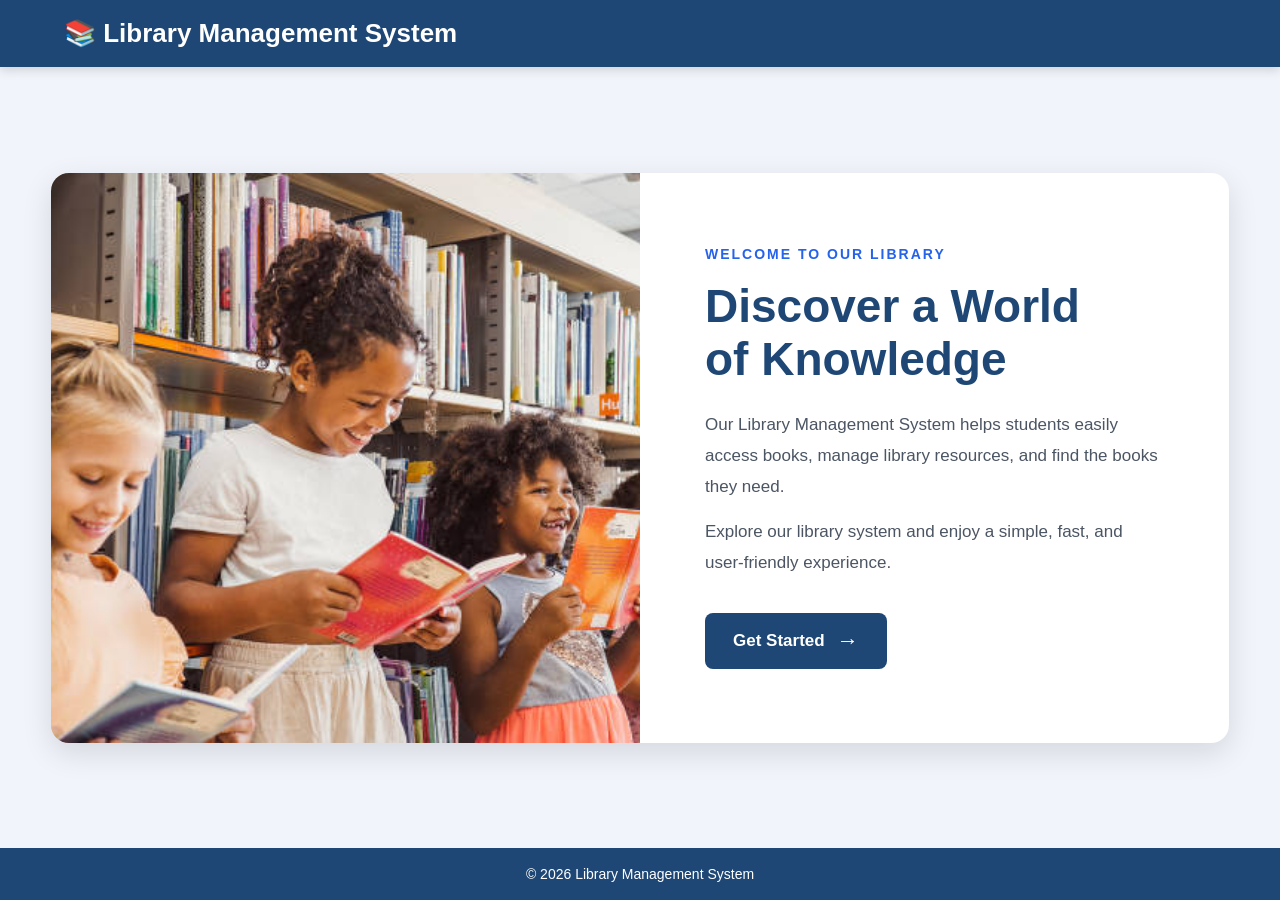
<file: index.html>
<!DOCTYPE html>
<html lang="en">

<head>

    <meta charset="UTF-8">

    <meta name="viewport"
          content="width=device-width, initial-scale=1.0">

    <title>Library Management System</title>

    <link rel="stylesheet" href="./WEEK ONE/css/ind.css">

</head>

<body>

    <header class="header">

        <div class="logo">
            📚 Library Management System
        </div>

    </header>


    <main class="main-container">

        <section class="welcome-box">

            <div class="image-container">

                <img
                    src="./WEEK ONE/assets/image1.jpg"
                    alt="Library Image"
                >

            </div>


            <div class="welcome-content">

                <p class="small-title">
                    WELCOME TO OUR LIBRARY
                </p>

                <h1>
                    Discover a World
                    <br>
                    of Knowledge
                </h1>

                <p class="description">
                    Our Library Management System helps students
                    easily access books, manage library resources,
                    and find the books they need.
                </p>

                <p class="description">
                    Explore our library system and enjoy a simple,
                    fast, and user-friendly experience.
                </p>

                <a href="./WEEK ONE/page/login.html" class="get-started">
                    Get Started
                    <span>→</span>
                </a>

            </div>

        </section>

    </main>


    <footer class="footer">

        <p>
            &copy; 2026 Library Management System
        </p>

    </footer>

</body>

</html>
</file>
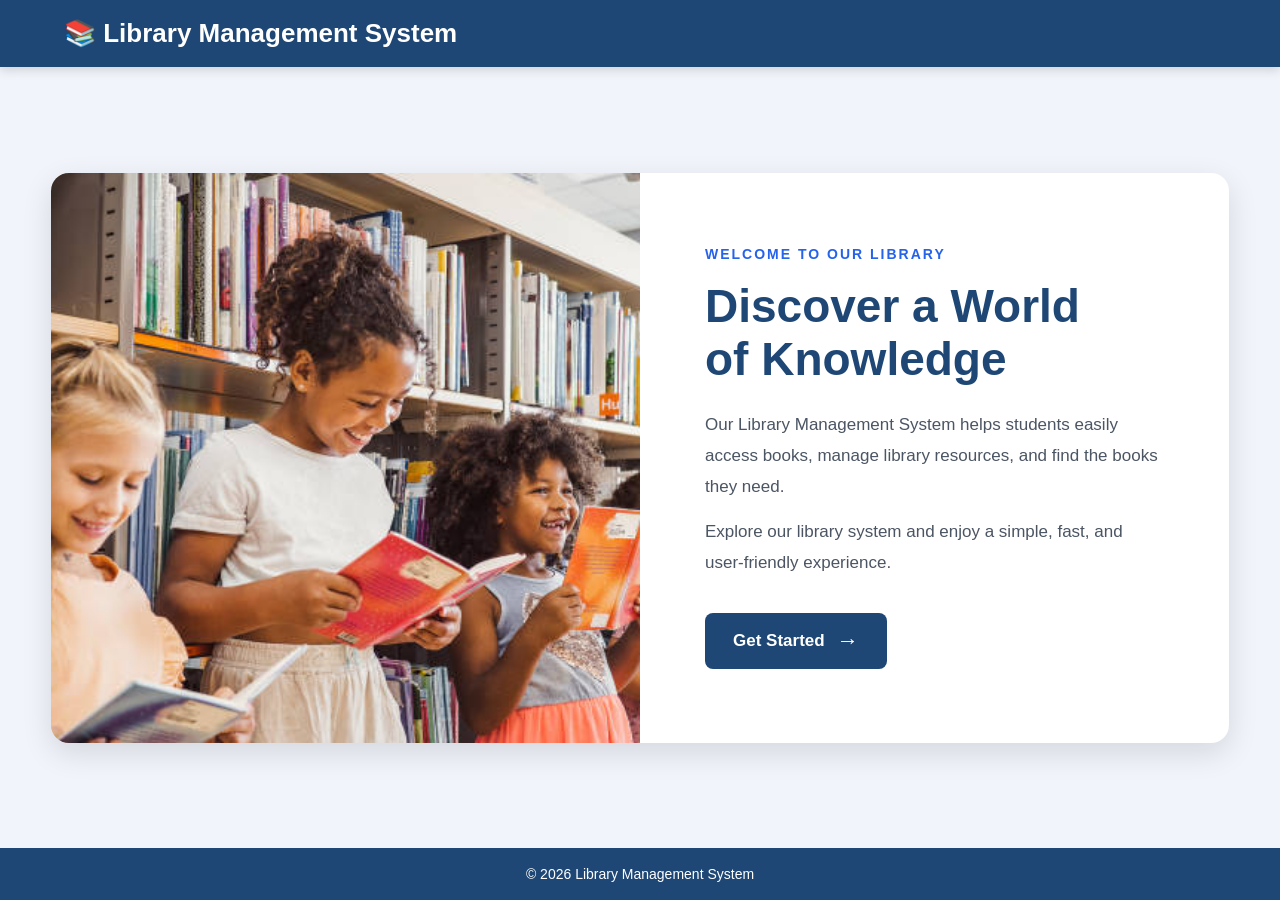
<file: WEEK ONE/Index.html>
<!DOCTYPE html>
<html lang="en">

<head>

    <meta charset="UTF-8">

    <meta name="viewport"
          content="width=device-width, initial-scale=1.0">

    <title>Library Management System</title>

    <link rel="stylesheet" href="css/ind.css">

</head>

<body>

    <header class="header">

        <div class="logo">
            📚 Library Management System
        </div>

    </header>


    <main class="main-container">

        <section class="welcome-box">

            <div class="image-container">

                <img
                    src="../WEEK ONE/assets/image1.jpg"
                    alt="Library Image"
                >

            </div>


            <div class="welcome-content">

                <p class="small-title">
                    WELCOME TO OUR LIBRARY
                </p>

                <h1>
                    Discover a World
                    <br>
                    of Knowledge
                </h1>

                <p class="description">
                    Our Library Management System helps students
                    easily access books, manage library resources,
                    and find the books they need.
                </p>

                <p class="description">
                    Explore our library system and enjoy a simple,
                    fast, and user-friendly experience.
                </p>

                <a href="./page/login.html" class="get-started">
                    Get Started
                    <span>→</span>
                </a>

            </div>

        </section>

    </main>


    <footer class="footer">

        <p>
            &copy; 2026 Library Management System
        </p>

    </footer>

</body>

</html>
</file>
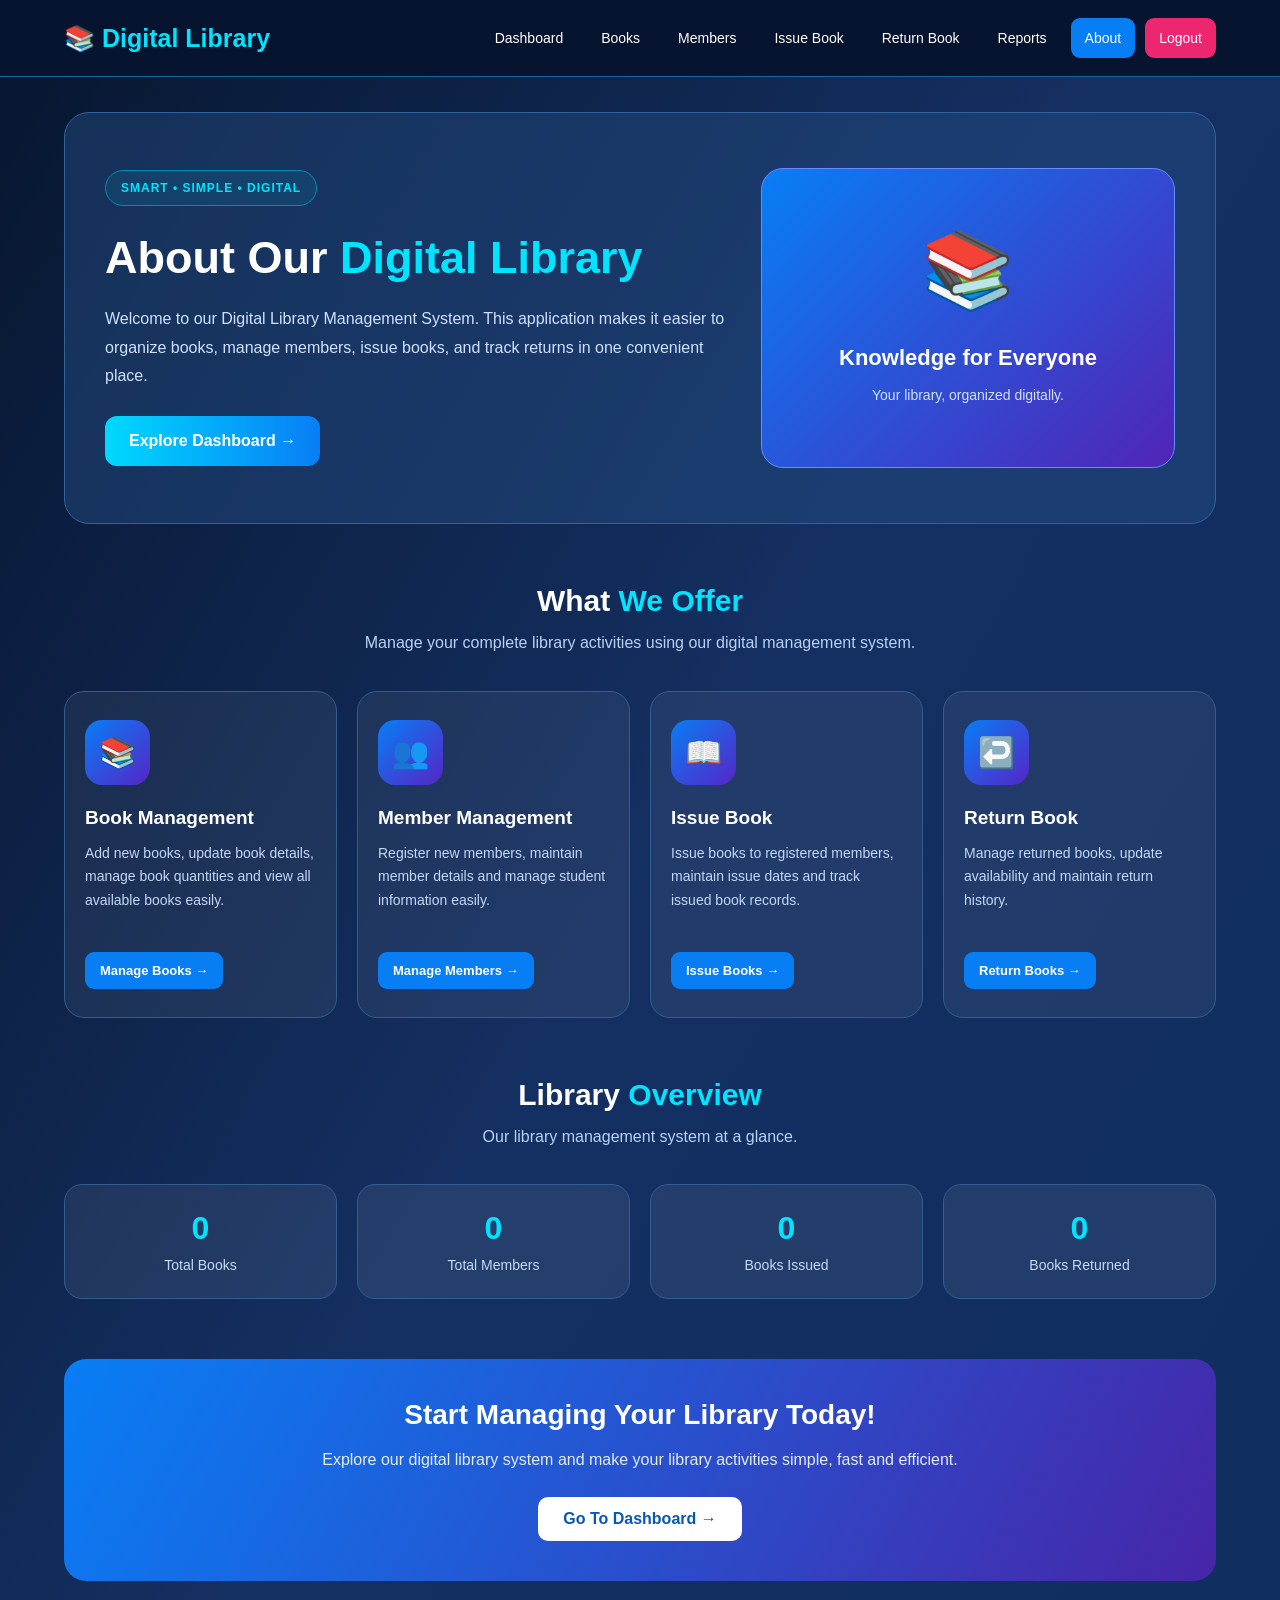
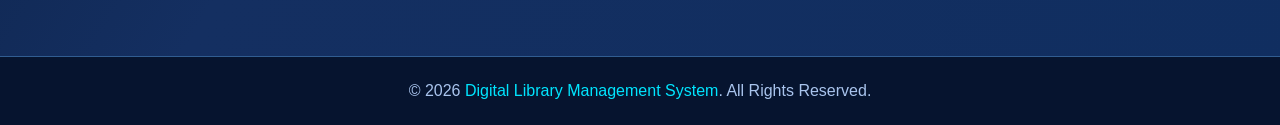
<file: WEEK ONE/page/aboud.html>
<!DOCTYPE html>
<html lang="en">
<head>
<meta charset="UTF-8">
<meta name="viewport" content="width=device-width, initial-scale=1.0">
<title>About - Digital Library</title>

<style>
* {
    margin: 0;
    padding: 0;
    box-sizing: border-box;
    font-family: Arial, sans-serif;
}

body {
    background: linear-gradient(120deg, #07162f, #142f61, #102e60);
    color: white;
}

/* Navbar */

header {
    background: #06142f;
    padding: 18px 5%;
    display: flex;
    justify-content: space-between;
    align-items: center;
    flex-wrap: wrap;
    gap: 15px;
    border-bottom: 1px solid #12649a;
}

.logo {
    color: #00e5ff;
    font-size: 25px;
    font-weight: bold;
}

nav {
    display: flex;
    gap: 10px;
    flex-wrap: wrap;
}

nav a {
    color: white;
    text-decoration: none;
    padding: 12px 14px;
    border-radius: 9px;
    font-size: 14px;
    transition: 0.3s;
}

nav a:hover,
nav .active {
    background: #087ef5;
}

.logout {
    background: #ed2670;
}

/* Main Container */

.container {
    width: 90%;
    max-width: 1250px;
    margin: auto;
    padding: 35px 0;
}

/* Hero Section */

.hero {
    background: rgba(36, 75, 130, 0.48);
    border: 1px solid #32639b;
    border-radius: 25px;
    padding: 55px 40px;
    display: grid;
    grid-template-columns: 1.5fr 1fr;
    gap: 35px;
    align-items: center;
    margin-bottom: 60px;
}

.tag {
    display: inline-block;
    color: #00e5ff;
    border: 1px solid #008cba;
    background: rgba(0, 220, 255, 0.08);
    border-radius: 25px;
    padding: 10px 15px;
    font-size: 12px;
    font-weight: bold;
    letter-spacing: 1px;
    margin-bottom: 25px;
}

.hero h1 {
    font-size: 45px;
    margin-bottom: 20px;
    line-height: 1.2;
}

.hero h1 span {
    color: #00e5ff;
}

.hero p {
    color: #d0e1ff;
    font-size: 16px;
    line-height: 1.8;
    margin-bottom: 25px;
}

.hero-btn {
    display: inline-block;
    padding: 16px 24px;
    background: linear-gradient(90deg, #00d9ff, #087ef5);
    color: white;
    text-decoration: none;
    border-radius: 12px;
    font-weight: bold;
    transition: 0.3s;
}

.hero-btn:hover {
    transform: translateY(-4px);
    box-shadow: 0 5px 20px #087ef5;
}

.hero-card {
    background: linear-gradient(135deg, #087ef5, #5124b7);
    border-radius: 22px;
    min-height: 300px;
    display: flex;
    justify-content: center;
    align-items: center;
    flex-direction: column;
    text-align: center;
    border: 1px solid #668bff;
    padding: 25px;
}

.hero-card .book-icon {
    font-size: 75px;
    margin-bottom: 30px;
}

.hero-card h2 {
    font-size: 22px;
    margin-bottom: 12px;
}

.hero-card p {
    font-size: 14px;
    margin: 0;
}

/* Section Heading */

.section-heading {
    text-align: center;
    margin-bottom: 35px;
}

.section-heading h2 {
    font-size: 30px;
    margin-bottom: 12px;
}

.section-heading span {
    color: #00e5ff;
}

.section-heading p {
    color: #b9d1f5;
    line-height: 1.6;
}

/* Feature Cards */

.features {
    display: grid;
    grid-template-columns: repeat(4, 1fr);
    gap: 20px;
    margin-bottom: 60px;
}

.feature-card {
    background: rgba(255,255,255,0.06);
    border: 1px solid #315d91;
    border-radius: 20px;
    padding: 28px 20px;
    transition: 0.3s;
}

.feature-card:hover {
    transform: translateY(-8px);
    border-color: #00e5ff;
    box-shadow: 0 8px 25px rgba(0,220,255,0.15);
}

.feature-icon {
    width: 65px;
    height: 65px;
    background: linear-gradient(135deg, #087ef5, #5625c7);
    display: flex;
    justify-content: center;
    align-items: center;
    border-radius: 17px;
    font-size: 30px;
    margin-bottom: 22px;
}

.feature-card h3 {
    font-size: 19px;
    margin-bottom: 13px;
}

.feature-card p {
    color: #c4d7f7;
    font-size: 14px;
    line-height: 1.7;
    min-height: 95px;
}

.feature-card a {
    display: inline-block;
    margin-top: 15px;
    padding: 11px 15px;
    border-radius: 9px;
    background: #087ef5;
    text-decoration: none;
    color: white;
    font-size: 13px;
    font-weight: bold;
    transition: 0.3s;
}

.feature-card a:hover {
    background: #00bfe9;
}

/* Statistics */

.statistics {
    display: grid;
    grid-template-columns: repeat(4, 1fr);
    gap: 20px;
    margin-bottom: 60px;
}

.stat {
    background: rgba(255,255,255,0.07);
    border: 1px solid #315d91;
    padding: 25px;
    border-radius: 18px;
    text-align: center;
}

.stat h2 {
    color: #00e5ff;
    font-size: 32px;
    margin-bottom: 10px;
}

.stat p {
    color: #c8d9f5;
    font-size: 14px;
}

/* About Bottom */

.bottom-section {
    background: linear-gradient(120deg, #087ef5, #4725a8);
    padding: 40px;
    border-radius: 22px;
    text-align: center;
    margin-bottom: 40px;
}

.bottom-section h2 {
    font-size: 28px;
    margin-bottom: 15px;
}

.bottom-section p {
    color: #e2ecff;
    line-height: 1.8;
    margin-bottom: 22px;
}

.bottom-section a {
    display: inline-block;
    background: white;
    color: #0757b9;
    text-decoration: none;
    padding: 13px 25px;
    border-radius: 10px;
    font-weight: bold;
}

/* Footer */

footer {
    background: #06142f;
    padding: 25px;
    text-align: center;
    color: #a9c4ed;
    border-top: 1px solid #315d91;
}

footer span {
    color: #00e5ff;
}

/* Responsive */

@media(max-width: 1000px) {
    .features {
        grid-template-columns: repeat(2, 1fr);
    }

    .hero {
        grid-template-columns: 1fr 1fr;
    }

    .statistics {
        grid-template-columns: repeat(2, 1fr);
    }
}

@media(max-width: 650px) {
    header {
        justify-content: center;
    }

    nav {
        justify-content: center;
    }

    nav a {
        padding: 9px;
        font-size: 12px;
    }

    .container {
        width: 92%;
    }

    .hero {
        grid-template-columns: 1fr;
        padding: 30px 20px;
    }

    .hero h1 {
        font-size: 32px;
    }

    .hero-card {
        min-height: 230px;
    }

    .features {
        grid-template-columns: 1fr;
    }

    .statistics {
        grid-template-columns: 1fr 1fr;
    }

    .section-heading h2 {
        font-size: 25px;
    }

    .bottom-section {
        padding: 25px 15px;
    }
}
</style>
</head>

<body>

<header>

    <div class="logo">📚 Digital Library</div>

    <nav>
        <a href="../dashboard.html">Dashboard</a>
        <a href="books.html">Books</a>
        <a href="members.html">Members</a>
        <a href="issue-book.html">Issue Book</a>
        <a href="return-book.html">Return Book</a>
        <a href="reports.html">Reports</a>
        <a href="about.html" class="active">About</a>
        <a href="../login.html" class="logout">Logout</a>
    </nav>

</header>

<div class="container">

    <!-- Hero Section -->

    <section class="hero">

        <div class="hero-content">

            <div class="tag">SMART • SIMPLE • DIGITAL</div>

            <h1>
                About Our <span>Digital Library</span>
            </h1>

            <p>
                Welcome to our Digital Library Management System.
                This application makes it easier to organize books,
                manage members, issue books, and track returns
                in one convenient place.
            </p>

            <a href="../dashboard.html" class="hero-btn">
                Explore Dashboard →
            </a>

        </div>

        <div class="hero-card">

            <div class="book-icon">📚</div>

            <h2>Knowledge for Everyone</h2>

            <p>Your library, organized digitally.</p>

        </div>

    </section>


    <!-- What We Offer -->

    <section>

        <div class="section-heading">

            <h2>What <span>We Offer</span></h2>

            <p>
                Manage your complete library activities
                using our digital management system.
            </p>

        </div>

        <div class="features">

            <!-- Book Management -->

            <div class="feature-card">

                <div class="feature-icon">📚</div>

                <h3>Book Management</h3>

                <p>
                    Add new books, update book details,
                    manage book quantities and view
                    all available books easily.
                </p>

                <a href="books.html">Manage Books →</a>

            </div>

            <!-- Member Management -->

            <div class="feature-card">

                <div class="feature-icon">👥</div>

                <h3>Member Management</h3>

                <p>
                    Register new members, maintain
                    member details and manage
                    student information easily.
                </p>

                <a href="members.html">Manage Members →</a>

            </div>

            <!-- Issue Management -->

            <div class="feature-card">

                <div class="feature-icon">📖</div>

                <h3>Issue Book</h3>

                <p>
                    Issue books to registered members,
                    maintain issue dates and
                    track issued book records.
                </p>

                <a href="issue-book.html">Issue Books →</a>

            </div>

            <!-- Return Management -->

            <div class="feature-card">

                <div class="feature-icon">↩️</div>

                <h3>Return Book</h3>

                <p>
                    Manage returned books, update
                    availability and maintain
                    return history.
                </p>

                <a href="return-book.html">Return Books →</a>

            </div>

        </div>

    </section>


    <!-- Library Statistics -->

    <section>

        <div class="section-heading">

            <h2>Library <span>Overview</span></h2>

            <p>Our library management system at a glance.</p>

        </div>

        <div class="statistics">

            <div class="stat">
                <h2 id="totalBooks">0</h2>
                <p>Total Books</p>
            </div>

            <div class="stat">
                <h2 id="totalMembers">0</h2>
                <p>Total Members</p>
            </div>

            <div class="stat">
                <h2 id="totalIssued">0</h2>
                <p>Books Issued</p>
            </div>

            <div class="stat">
                <h2 id="totalReturned">0</h2>
                <p>Books Returned</p>
            </div>

        </div>

    </section>


    <!-- Bottom Section -->

    <section class="bottom-section">

        <h2>Start Managing Your Library Today!</h2>

        <p>
            Explore our digital library system and make
            your library activities simple, fast and efficient.
        </p>

        <a href="../dashboard.html">
            Go To Dashboard →
        </a>

    </section>

</div>


<!-- Footer -->

<footer>

    <p>
        © 2026 <span>Digital Library Management System</span>.
        All Rights Reserved.
    </p>

</footer>


<script>

// Load Library Statistics

function loadLibraryStatistics() {

    let books = JSON.parse(localStorage.getItem("books")) || [];

    let members = JSON.parse(localStorage.getItem("members")) || [];

    let issued = JSON.parse(localStorage.getItem("issuedBooks")) || [];

    let returned = JSON.parse(localStorage.getItem("returnedBooks")) || [];

    let totalQuantity = books.reduce(function(total, book) {
        return total + (Number(book.quantity) || 0);
    }, 0);

    document.getElementById("totalBooks").textContent =
        totalQuantity;

    document.getElementById("totalMembers").textContent =
        members.length;

    document.getElementById("totalIssued").textContent =
        issued.length;

    document.getElementById("totalReturned").textContent =
        returned.length;

}

document.addEventListener("DOMContentLoaded", loadLibraryStatistics);

</script>

</body>
</html>
</file>
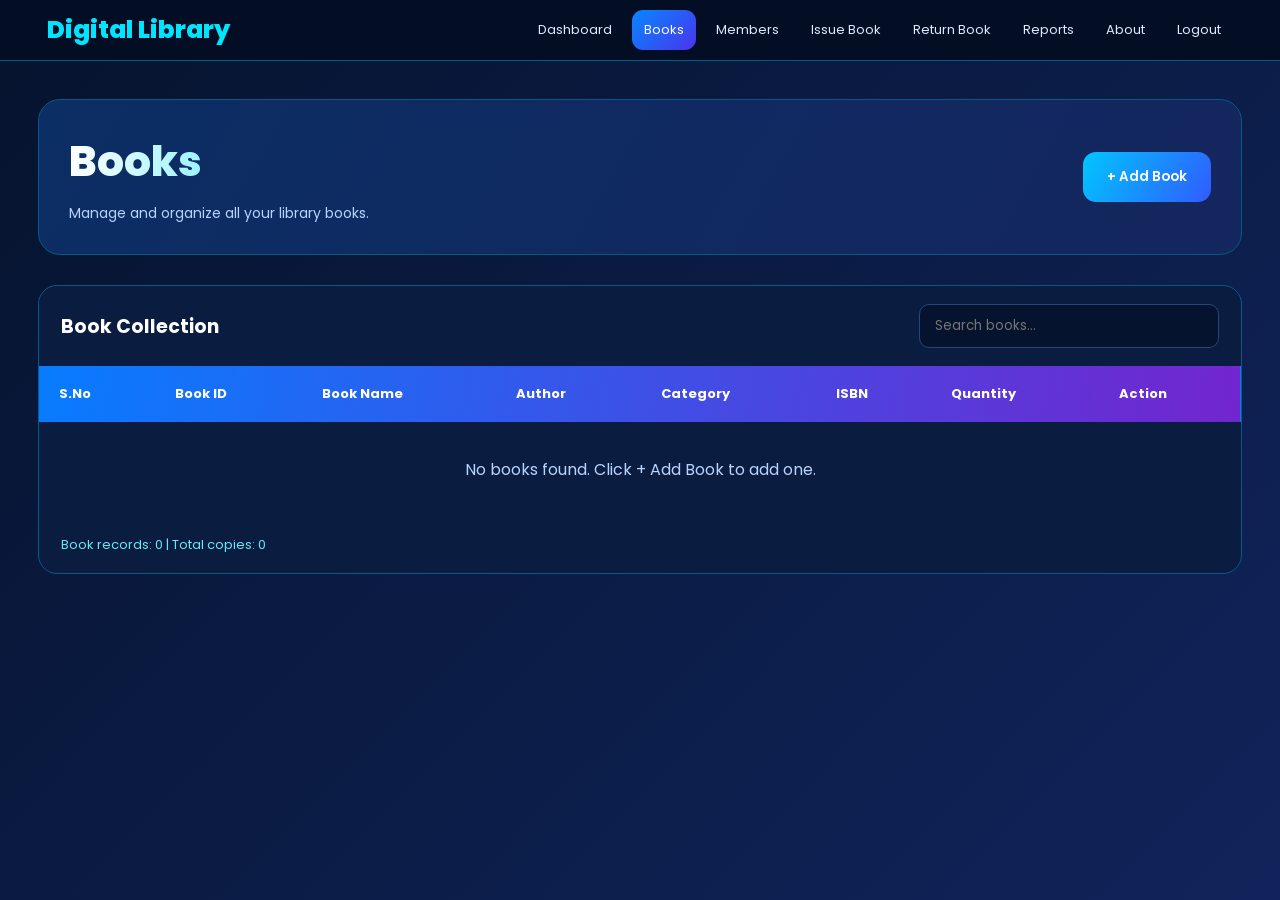
<file: WEEK ONE/page/book.html>
<!DOCTYPE html>
<html lang="en">

<head>
    <meta charset="UTF-8">
    <meta name="viewport" content="width=device-width, initial-scale=1.0">

    <title>Books - Digital Library</title>

    <link href="https://fonts.googleapis.com/css2?family=Poppins:wght@400;500;600;700;800&display=swap"
          rel="stylesheet">

    <style>
        * {
            margin: 0;
            padding: 0;
            box-sizing: border-box;
        }

        body {
            font-family: "Poppins", sans-serif;
            background: linear-gradient(135deg, #06132e, #10245b);
            color: white;
            min-height: 100vh;
        }

        .navbar {
            min-height: 60px;
            padding: 10px 3.7%;
            background: #030d24;
            border-bottom: 1px solid #075985;
            display: flex;
            align-items: center;
            justify-content: space-between;
            gap: 20px;
        }

        .logo {
            color: #00e5ff;
            font-size: 25px;
            font-weight: 800;
            white-space: nowrap;
        }

        .nav-links {
            display: flex;
            flex-wrap: wrap;
            align-items: center;
            gap: 8px;
        }

        .nav-links a {
            color: #dbeafe;
            text-decoration: none;
            padding: 10px 12px;
            border-radius: 11px;
            font-size: 13px;
            transition: 0.3s;
        }

        .nav-links a:hover,
        .nav-links a.active {
            background: linear-gradient(135deg, #0787ff, #4935ed);
            color: white;
        }

        .container {
            width: 94%;
            max-width: 1500px;
            margin: 38px auto;
        }

        .page-header {
            padding: 30px;
            border: 1px solid #075985;
            border-radius: 22px;
            background: linear-gradient(120deg, #0b2e64, #14265e);
            display: flex;
            align-items: center;
            justify-content: space-between;
            gap: 20px;
            margin-bottom: 30px;
        }

        .page-header h1 {
            font-size: 42px;
            font-weight: 800;
            background: linear-gradient(90deg, white, #22e6ff);
            -webkit-background-clip: text;
            -webkit-text-fill-color: transparent;
        }

        .page-header p {
            margin-top: 10px;
            color: #b9d3ff;
            font-size: 14px;
        }

        button {
            font-family: inherit;
            cursor: pointer;
            border: none;
            transition: 0.25s;
        }

        .add-btn {
            background: linear-gradient(120deg, #00c6ff, #315bff);
            color: white;
            padding: 15px 24px;
            border-radius: 13px;
            font-weight: 600;
            white-space: nowrap;
        }

        .add-btn:hover {
            transform: translateY(-2px);
            box-shadow: 0 8px 25px #0787ff55;
        }

        .form-card {
            display: none;
            padding: 25px;
            margin-bottom: 25px;
            background: #0b1d40;
            border: 1px solid #1679b4;
            border-radius: 18px;
        }

        .form-card h2 {
            margin-bottom: 20px;
            color: #22e6ff;
            font-size: 22px;
        }

        .form-grid {
            display: grid;
            grid-template-columns: repeat(3, minmax(0, 1fr));
            gap: 18px;
        }

        .form-group label {
            display: block;
            font-size: 13px;
            margin-bottom: 8px;
            color: #dbeafe;
        }

        .form-group input,
        .form-group select {
            width: 100%;
            padding: 13px;
            border-radius: 9px;
            border: 1px solid #254777;
            background: #06132e;
            color: white;
            outline: none;
            font-family: inherit;
        }

        .form-group input:focus,
        .form-group select:focus {
            border-color: #00d9ff;
            box-shadow: 0 0 0 3px #00d9ff20;
        }

        .form-actions {
            display: flex;
            gap: 12px;
            margin-top: 22px;
        }

        .save-btn,
        .cancel-btn {
            padding: 12px 22px;
            border-radius: 9px;
            color: white;
            font-weight: 600;
        }

        .save-btn {
            background: #2563eb;
        }

        .cancel-btn {
            background: #334155;
        }

        .table-card {
            border: 1px solid #075985;
            border-radius: 19px;
            overflow: hidden;
            background: #0a1c3f;
        }

        .table-top {
            display: flex;
            justify-content: space-between;
            align-items: center;
            flex-wrap: wrap;
            gap: 15px;
            padding: 18px 22px;
        }

        .table-top h2 {
            font-size: 19px;
        }

        .table-top input {
            max-width: 300px;
            width: 100%;
            padding: 11px 15px;
            border-radius: 10px;
            border: 1px solid #254777;
            background: #06132e;
            color: white;
            outline: none;
            font-family: inherit;
        }

        .table-wrapper {
            width: 100%;
            overflow-x: auto;
        }

        table {
            width: 100%;
            min-width: 760px;
            border-collapse: collapse;
        }

        thead {
            background: linear-gradient(100deg, #087cff, #7225ce);
        }

        th {
            padding: 18px 20px;
            text-align: left;
            font-size: 13px;
            white-space: nowrap;
        }

        td {
            padding: 18px 20px;
            border-bottom: 1px solid #203b66;
            font-size: 13px;
        }

        tbody tr {
            transition: 0.2s;
        }

        tbody tr:hover {
            background: #132c54;
        }

        tbody tr:last-child td {
            border-bottom: none;
        }

        .action-btn {
            color: white;
            padding: 9px 13px;
            border-radius: 8px;
            font-size: 12px;
            margin-right: 4px;
        }

        .edit-btn {
            background: #2563eb;
        }

        .delete-btn {
            background: #dc3545;
        }

        .empty-message {
            text-align: center;
            padding: 35px;
            color: #b9d3ff;
        }

        .message {
            display: none;
            padding: 13px 17px;
            border-radius: 10px;
            margin-bottom: 20px;
            background: #064e3b;
            color: #a7f3d0;
        }

        .book-count {
            color: #67e8f9;
            font-size: 13px;
        }

        @media (max-width: 900px) {
            .navbar {
                flex-direction: column;
                align-items: flex-start;
            }

            .nav-links {
                gap: 3px;
            }

            .form-grid {
                grid-template-columns: repeat(2, minmax(0, 1fr));
            }

            .page-header h1 {
                font-size: 34px;
            }
        }

        @media (max-width: 600px) {
            .container {
                width: 92%;
                margin: 22px auto;
            }

            .page-header {
                padding: 22px;
                align-items: flex-start;
                flex-direction: column;
            }

            .page-header h1 {
                font-size: 30px;
            }

            .form-grid {
                grid-template-columns: 1fr;
            }

            .form-card {
                padding: 18px;
            }

            .table-top {
                padding: 16px;
            }

            .logo {
                font-size: 22px;
            }

            .nav-links a {
                padding: 8px;
                font-size: 12px;
            }
        }
    </style>
</head>

<body>

    <nav class="navbar">
        <div class="logo">Digital Library</div>

        <div class="nav-links">
            <a href="../dashboard.html">Dashboard</a>
            <a href="../page/book.html" class="active">Books</a>
            <a href="../page/member.html">Members</a>
            <a href="../page/issue.html">Issue Book</a>
            <a href="../page/return.html">Return Book</a>
            <a href="../page/repords.html">Reports</a>
            <a href="../page/aboud.html">About</a>
            <a href="../login.html">Logout</a>
        </div>
    </nav>

    <main class="container">

        <section class="page-header">
            <div>
                <h1>Books</h1>
                <p>Manage and organize all your library books.</p>
            </div>

            <button class="add-btn" onclick="openBookForm()">
                + Add Book
            </button>
        </section>

        <div class="message" id="message"></div>

        <section class="form-card" id="bookFormCard">
            <h2 id="formTitle">Add New Book</h2>

            <form id="bookForm">
                <div class="form-grid">

                    <div class="form-group">
                        <label for="bookId">Book ID *</label>
                        <input type="text" id="bookId"
                               placeholder="Example: B004" required>
                    </div>

                    <div class="form-group">
                        <label for="bookName">Book Name *</label>
                        <input type="text" id="bookName"
                               placeholder="Enter book name" required>
                    </div>

                    <div class="form-group">
                        <label for="author">Author *</label>
                        <input type="text" id="author"
                               placeholder="Enter author name" required>
                    </div>

                    <div class="form-group">
                        <label for="category">Category *</label>
                        <input type="text" id="category"
                               placeholder="Example: Programming" required>
                    </div>

                    <div class="form-group">
                        <label for="isbn">ISBN *</label>
                        <input type="text" id="isbn"
                               placeholder="Enter ISBN" required>
                    </div>

                    <div class="form-group">
                        <label for="quantity">Quantity *</label>
                        <input type="number" id="quantity"
                               min="1" step="1" value="1" required>
                    </div>

                </div>

                <div class="form-actions">
                    <button type="submit" class="save-btn" id="saveBtn">
                        Save Book
                    </button>

                    <button type="button" class="cancel-btn"
                            onclick="closeBookForm()">
                        Cancel
                    </button>
                </div>
            </form>
        </section>

        <section class="table-card">

            <div class="table-top">
                <h2>Book Collection</h2>

                <input type="search" id="searchBook"
                       placeholder="Search books..."
                       oninput="renderBooks()">
            </div>

            <div class="table-wrapper">
                <table>
                    <thead>
                        <tr>
                            <th>S.No</th>
                            <th>Book ID</th>
                            <th>Book Name</th>
                            <th>Author</th>
                            <th>Category</th>
                            <th>ISBN</th>
                            <th>Quantity</th>
                            <th>Action</th>
                        </tr>
                    </thead>

                    <tbody id="bookTable"></tbody>
                </table>
            </div>

            <div class="empty-message" id="emptyMessage"
                 style="display:none;">
                No books found. Click + Add Book to add one.
            </div>

            <div class="table-top">
                <span class="book-count" id="bookCount">
                    Total books: 0
                </span>
            </div>

        </section>

    </main>

    <script>
        const STORAGE_KEY = "books";

        let books = [];
        let editIndex = -1;

        // Load books saved in browser storage
        function loadBooks() {
            try {
                const savedBooks = localStorage.getItem(STORAGE_KEY);
                const parsedBooks = savedBooks ? JSON.parse(savedBooks) : [];

                books = Array.isArray(parsedBooks) ? parsedBooks : [];
            } catch (error) {
                books = [];
                console.error("Unable to load books:", error);
            }

            renderBooks();
        }

        // Save books permanently in localStorage
        function saveBooksToStorage() {
            localStorage.setItem(STORAGE_KEY, JSON.stringify(books));
        }

        // Support existing records that may use different property names
        function getBookName(book) {
            return book.bookName || book.name || book.title || "";
        }

        function getBookId(book) {
            return book.bookId || book.id || "";
        }

        function getQuantity(book) {
            const quantity = Number(book.quantity);
            return Number.isFinite(quantity) && quantity > 0
                ? quantity
                : 1;
        }

        // Display saved books in the table
        function renderBooks() {
            const table = document.getElementById("bookTable");
            const search = document.getElementById("searchBook")
                .value.trim().toLowerCase();

            table.innerHTML = "";

            const filteredBooks = books.filter(function(book) {
                return [
                    getBookId(book),
                    getBookName(book),
                    book.author || "",
                    book.category || "",
                    book.isbn || ""
                ].some(function(value) {
                    return String(value).toLowerCase().includes(search);
                });
            });

            filteredBooks.forEach(function(book, index) {
                const actualIndex = books.indexOf(book);
                const row = document.createElement("tr");

                const values = [
                    index + 1,
                    getBookId(book),
                    getBookName(book),
                    book.author || "",
                    book.category || "",
                    book.isbn || "",
                    getQuantity(book)
                ];

                values.forEach(function(value) {
                    const cell = document.createElement("td");
                    cell.textContent = value;
                    row.appendChild(cell);
                });

                const actionCell = document.createElement("td");

                const editButton = document.createElement("button");
                editButton.textContent = "Edit";
                editButton.className = "action-btn edit-btn";
                editButton.type = "button";
                editButton.addEventListener("click", function() {
                    editBook(actualIndex);
                });

                const deleteButton = document.createElement("button");
                deleteButton.textContent = "Delete";
                deleteButton.className = "action-btn delete-btn";
                deleteButton.type = "button";
                deleteButton.addEventListener("click", function() {
                    deleteBook(actualIndex);
                });

                actionCell.append(editButton, deleteButton);
                row.appendChild(actionCell);
                table.appendChild(row);
            });

            document.getElementById("emptyMessage").style.display =
                filteredBooks.length === 0 ? "block" : "none";

            document.getElementById("bookCount").textContent =
                "Book records: " + books.length +
                " | Total copies: " +
                books.reduce(function(total, book) {
                    return total + getQuantity(book);
                }, 0);
        }

        // Open the add-book form
        function openBookForm() {
            editIndex = -1;

            document.getElementById("bookForm").reset();
            document.getElementById("formTitle").textContent =
                "Add New Book";
            document.getElementById("saveBtn").textContent =
                "Save Book";
            document.getElementById("bookId").disabled = false;
            document.getElementById("bookFormCard").style.display = "block";

            document.getElementById("bookFormCard").scrollIntoView({
                behavior: "smooth",
                block: "start"
            });
        }

        function closeBookForm() {
            document.getElementById("bookFormCard").style.display = "none";
            document.getElementById("bookForm").reset();
            editIndex = -1;
            document.getElementById("bookId").disabled = false;
        }

        // Add a new book or update an existing book
        document.getElementById("bookForm").addEventListener(
            "submit",
            function(event) {
                event.preventDefault();

                const bookId = document.getElementById("bookId")
                    .value.trim();
                const bookName = document.getElementById("bookName")
                    .value.trim();
                const author = document.getElementById("author")
                    .value.trim();
                const category = document.getElementById("category")
                    .value.trim();
                const isbn = document.getElementById("isbn")
                    .value.trim();
                const quantity = Number(
                    document.getElementById("quantity").value
                );

                if (!bookId || !bookName || !author ||
                    !category || !isbn) {
                    alert("Please fill in all required fields.");
                    return;
                }

                if (!Number.isInteger(quantity) || quantity < 1) {
                    alert("Quantity must be at least 1.");
                    return;
                }

                const duplicateId = books.some(function(book, index) {
                    return getBookId(book).toLowerCase() ===
                        bookId.toLowerCase() && index !== editIndex;
                });

                if (duplicateId) {
                    alert("This Book ID already exists. Enter a unique ID.");
                    return;
                }

                const duplicateIsbn = books.some(function(book, index) {
                    return String(book.isbn || "").toLowerCase() ===
                        isbn.toLowerCase() && index !== editIndex;
                });

                if (duplicateIsbn) {
                    alert("This ISBN already exists.");
                    return;
                }

                const book = {
                    bookId: bookId,
                    bookName: bookName,
                    author: author,
                    category: category,
                    isbn: isbn,
                    quantity: quantity
                };

                if (editIndex === -1) {
                    books.push(book);
                    showMessage("Book added and saved successfully!");
                } else {
                    books[editIndex] = book;
                    showMessage("Book updated successfully!");
                }

                try {
                    saveBooksToStorage();
                    renderBooks();
                    closeBookForm();
                } catch (error) {
                    alert("Unable to save. Browser storage may be full.");
                    loadBooks();
                }
            }
        );

        // Edit a book
        function editBook(index) {
            const book = books[index];

            editIndex = index;

            document.getElementById("bookId").value = getBookId(book);
            document.getElementById("bookName").value = getBookName(book);
            document.getElementById("author").value = book.author || "";
            document.getElementById("category").value = book.category || "";
            document.getElementById("isbn").value = book.isbn || "";
            document.getElementById("quantity").value = getQuantity(book);

            document.getElementById("bookId").disabled = true;
            document.getElementById("formTitle").textContent = "Edit Book";
            document.getElementById("saveBtn").textContent = "Update Book";
            document.getElementById("bookFormCard").style.display = "block";

            document.getElementById("bookFormCard").scrollIntoView({
                behavior: "smooth",
                block: "start"
            });
        }

        // Delete a book
        function deleteBook(index) {
            const name = getBookName(books[index]);

            if (!confirm('Are you sure you want to delete "' + name + '"?')) {
                return;
            }

            const oldBooks = [...books];
            books.splice(index, 1);

            try {
                saveBooksToStorage();
                renderBooks();
                showMessage("Book deleted successfully!");
            } catch (error) {
                books = oldBooks;
                renderBooks();
                alert("Unable to update browser storage.");
            }
        }

        // Show success message
        function showMessage(text) {
            const message = document.getElementById("message");

            message.textContent = text;
            message.style.display = "block";

            window.setTimeout(function() {
                message.style.display = "none";
            }, 3000);
        }

        // Refresh when another page changes the same storage key
        window.addEventListener("storage", function(event) {
            if (event.key === STORAGE_KEY) {
                loadBooks();
            }
        });

        // Start the page
        loadBooks();
    </script>

</body>
</html>
</file>
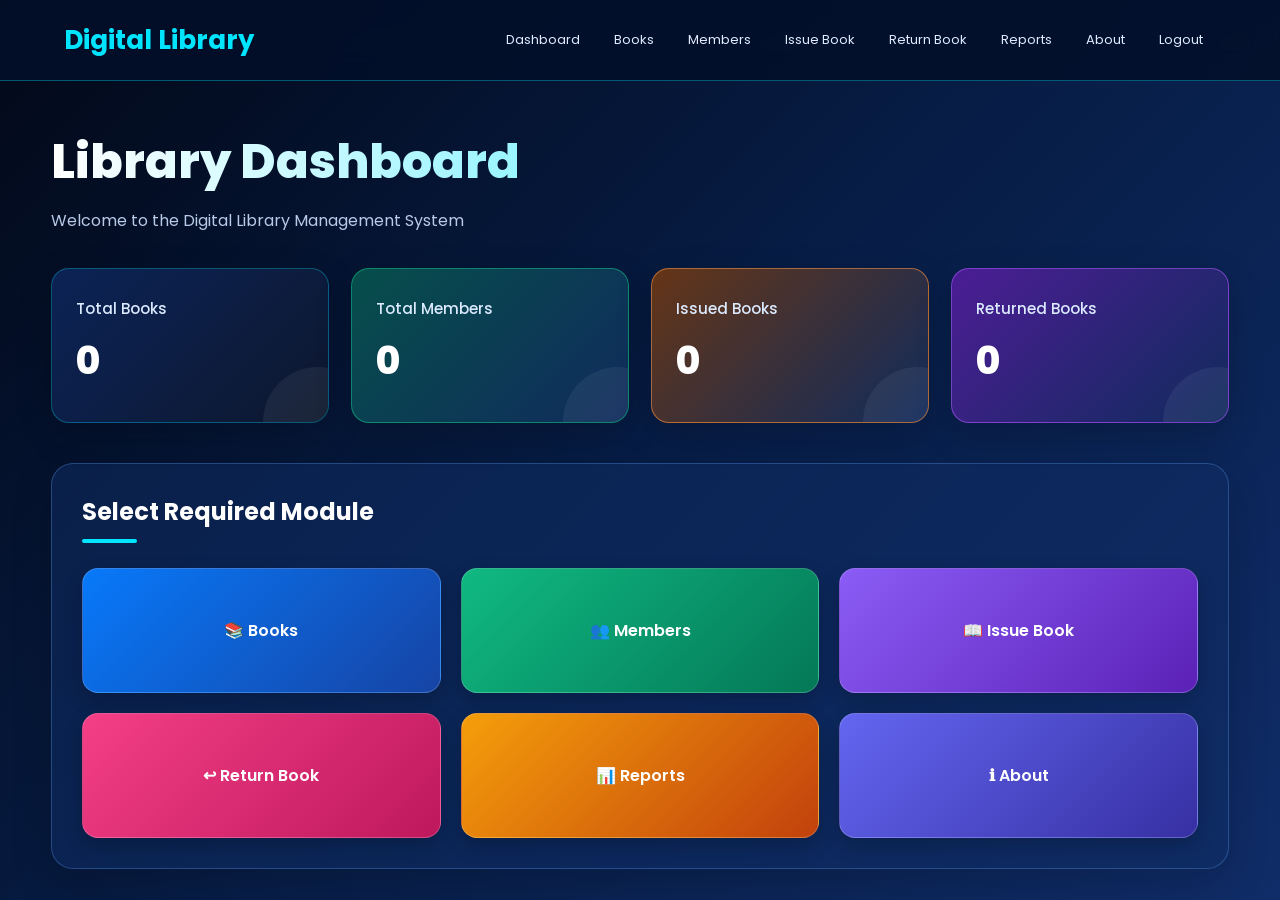
<file: WEEK ONE/page/dashboard.html>
<!DOCTYPE html>
<html lang="en">

<head>

    <meta charset="UTF-8">

    <meta name="viewport"
          content="width=device-width, initial-scale=1.0">

    <title>Library Dashboard</title>

    <link rel="stylesheet" href="../css/das.css">

</head>

<body>


    <!-- =================================
         NAVIGATION
    ================================== -->

    <nav class="navbar">

        <h2 class="logo">
            Digital Library
        </h2>

        <ul>

            <li>
                <a href="dashboard.html">
                    Dashboard
                </a>
            </li>

            <li>
                <a href="../page/book.html">
                    Books
                </a>
            </li>

            <li>
                <a href="../page/member.html">
                    Members
                </a>
            </li>

            <li>
                <a href="../page/issue.html">
                    Issue Book
                </a>
            </li>

            <li>
                <a href="../page/return.html">
                    Return Book
                </a>
            </li>

            <li>
                <a href="../page/repords.html">
                    Reports
                </a>
            </li>

            <li>
                <a href="../page/aboud.html">
                    About
                </a>
            </li>

            <li>
                <a href="../page/login.html">
                    Logout
                </a>
            </li>

        </ul>

    </nav>



    <!-- =================================
         MAIN CONTENT
    ================================== -->

    <main class="container">


        <h1>
            Library Dashboard
        </h1>


        <p class="welcome">
            Welcome to the Digital Library Management System
        </p>



        <!-- =================================
             SUMMARY CARDS
        ================================== -->

        <div class="cards">


            <!-- TOTAL BOOKS -->

            <div class="card">

                <h3>
                    Total Books
                </h3>

                <p id="totalBooks">
                    3
                </p>

            </div>



            <!-- TOTAL MEMBERS -->

            <div class="card">

                <h3>
                    Total Members
                </h3>

                <p id="totalMembers">
                    21
                </p>

            </div>



            <!-- ISSUED BOOKS -->

            <div class="card">

                <h3>
                    Issued Books
                </h3>

                <p id="issuedBooks">
                    2
                </p>

            </div>



            <!-- RETURNED BOOKS -->

            <div class="card">

                <h3>
                    Returned Books
                </h3>

                <p id="returnedBooks">
                    1
                </p>

            </div>


        </div>



        <!-- =================================
             MODULES
        ================================== -->

        <section class="modules">

            <h2>
                Select Required Module
            </h2>


            <div class="module-buttons">


                <a href="../page/book.html">
                    📚 Books
                </a>


                <a href="../page/member.html">
                    👥 Members
                </a>


                <a href="../page/issue.html">
                    📖 Issue Book
                </a>


                <a href="../page/return.html">
                    ↩ Return Book
                </a>


                <a href="../page/repords.html">
                    📊 Reports
                </a>


                <a href="../page/aboud.html">
                    ℹ About
                </a>


            </div>

        </section>


    </main>



    <!-- =================================
         JAVASCRIPT
    ================================== -->

    <script src="../js/boad.js"></script>

</body>

</html>
</file>
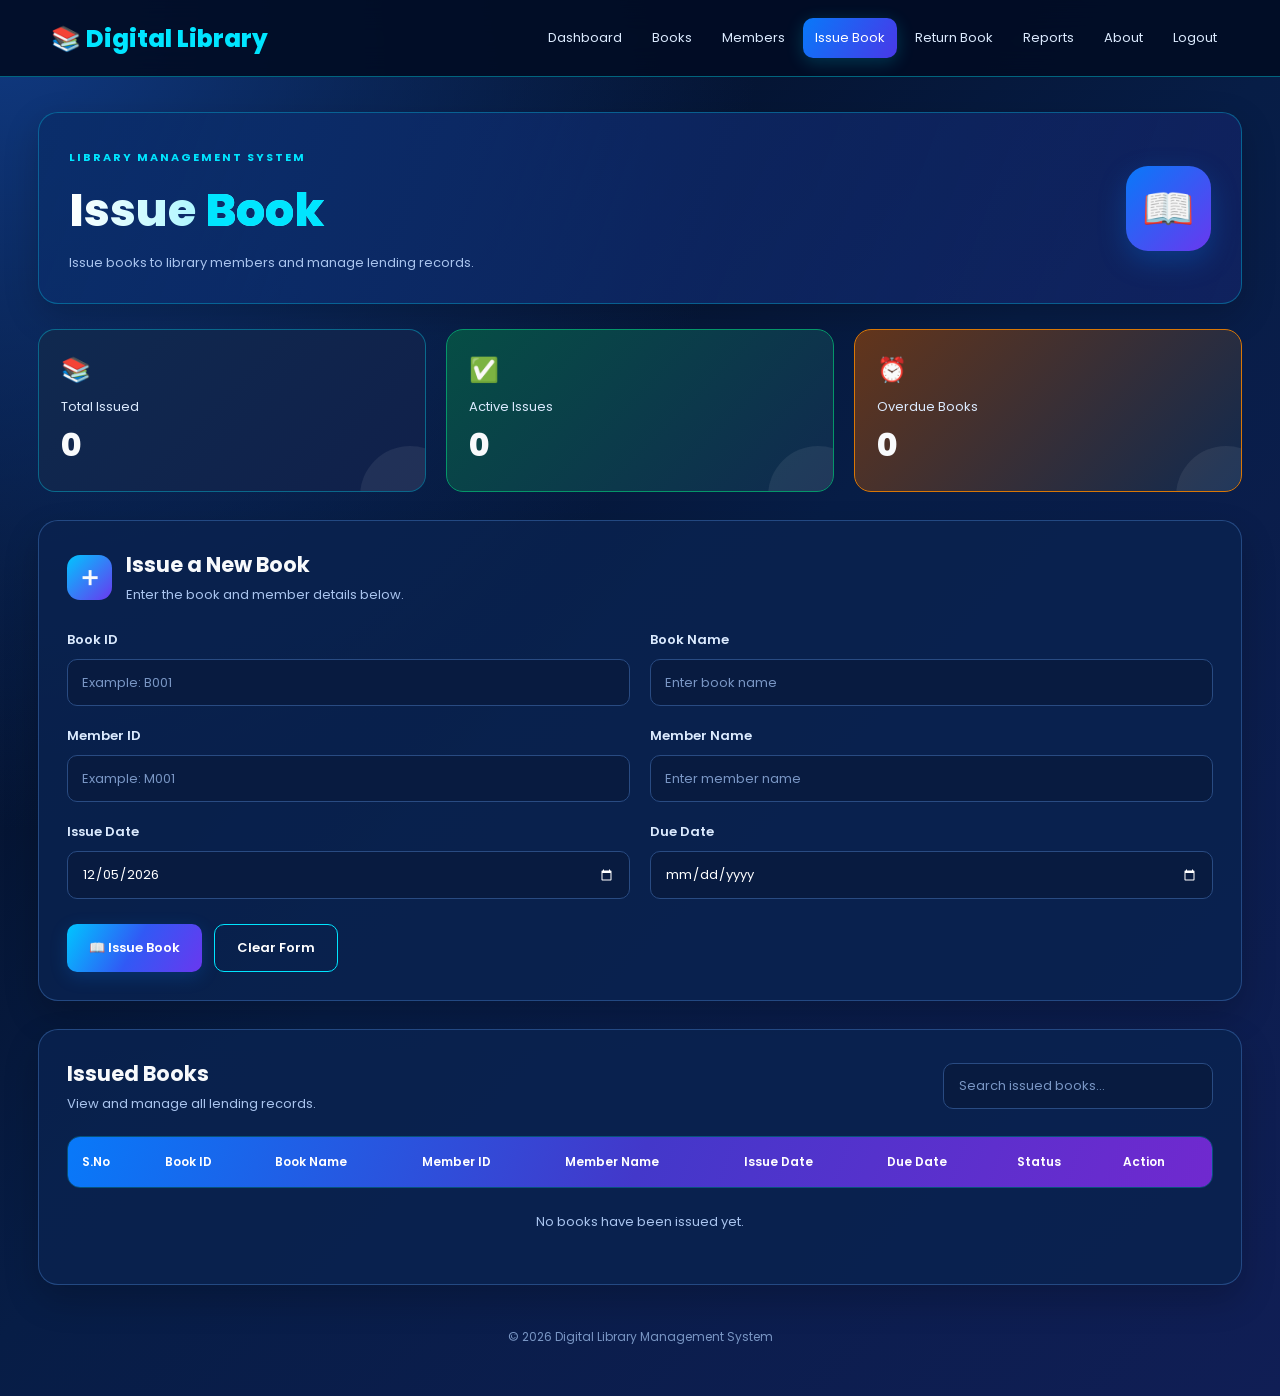
<file: WEEK ONE/page/issue.html>
<!DOCTYPE html>
<html lang="en">

<head>
    <meta charset="UTF-8">
    <meta name="viewport" content="width=device-width, initial-scale=1.0">
    <title>Issue Book - Digital Library</title>
    <link rel="stylesheet" href="../css/iss.css">
</head>

<body>

    <nav class="navbar">
        <h2 class="logo">📚 Digital Library</h2>

        <div class="nav-links">
            <a href="../page/dashboard.html">Dashboard</a>
            <a href="../page/book.html">Books</a>
            <a href="../page/member.html">Members</a>
            <a href="../page/issue.html" class="active">Issue Book</a>
            <a href="../page/return.html">Return Book</a>
            <a href="../page/repords.html">Reports</a>
            <a href="../page/aboud.html">About</a>
            <a href="../page/login.html">Logout</a>
        </div>
    </nav>

    <main class="container">

        <header class="page-header">
            <div>
                <span class="eyebrow">LIBRARY MANAGEMENT SYSTEM</span>
                <h1>Issue <span>Book</span></h1>
                <p>Issue books to library members and manage lending records.</p>
            </div>

            <div class="header-icon">📖</div>
        </header>

        <section class="stats">
            <div class="stat-card blue">
                <span class="stat-icon">📚</span>
                <p>Total Issued</p>
                <h2 id="totalIssued">0</h2>
            </div>

            <div class="stat-card green">
                <span class="stat-icon">✅</span>
                <p>Active Issues</p>
                <h2 id="activeIssued">0</h2>
            </div>

            <div class="stat-card orange">
                <span class="stat-icon">⏰</span>
                <p>Overdue Books</p>
                <h2 id="overdueBooks">0</h2>
            </div>
        </section>

        <section class="form-card">
            <div class="section-heading">
                <div class="heading-icon">＋</div>
                <div>
                    <h2>Issue a New Book</h2>
                    <p>Enter the book and member details below.</p>
                </div>
            </div>

            <form id="issueForm">

                <div class="form-grid">

                    <div class="form-group">
                        <label for="issueBookId">Book ID</label>
                        <input
                            type="text"
                            id="issueBookId"
                            placeholder="Example: B001"
                            required
                        >
                    </div>

                    <div class="form-group">
                        <label for="issueBookName">Book Name</label>
                        <input
                            type="text"
                            id="issueBookName"
                            placeholder="Enter book name"
                            required
                        >
                    </div>

                    <div class="form-group">
                        <label for="memberId">Member ID</label>
                        <input
                            type="text"
                            id="memberId"
                            placeholder="Example: M001"
                            required
                        >
                    </div>

                    <div class="form-group">
                        <label for="memberName">Member Name</label>
                        <input
                            type="text"
                            id="memberName"
                            placeholder="Enter member name"
                            required
                        >
                    </div>

                    <div class="form-group">
                        <label for="issueDate">Issue Date</label>
                        <input type="date" id="issueDate" required>
                    </div>

                    <div class="form-group">
                        <label for="dueDate">Due Date</label>
                        <input type="date" id="dueDate" required>
                    </div>

                </div>

                <div id="message" class="message" role="status"></div>

                <div class="form-actions">
                    <button type="submit" class="btn-primary">
                        📖 Issue Book
                    </button>

                    <button type="reset" class="btn-secondary">
                        Clear Form
                    </button>
                </div>

            </form>
        </section>

        <section class="table-card">

            <div class="table-heading">
                <div>
                    <h2>Issued Books</h2>
                    <p>View and manage all lending records.</p>
                </div>

                <input
                    type="search"
                    id="searchInput"
                    placeholder="Search issued books..."
                    aria-label="Search issued books"
                >
            </div>

            <div class="table-container">
                <table>
                    <thead>
                        <tr>
                            <th>S.No</th>
                            <th>Book ID</th>
                            <th>Book Name</th>
                            <th>Member ID</th>
                            <th>Member Name</th>
                            <th>Issue Date</th>
                            <th>Due Date</th>
                            <th>Status</th>
                            <th>Action</th>
                        </tr>
                    </thead>

                    <tbody id="issueTable"></tbody>
                </table>
            </div>

            <p id="emptyMessage" class="empty-message">
                No books have been issued yet.
            </p>

        </section>

        <footer>
            © 2026 Digital Library Management System
        </footer>

    </main>

    <script src="../js/is.js"></script>
</body>
</html>
</file>
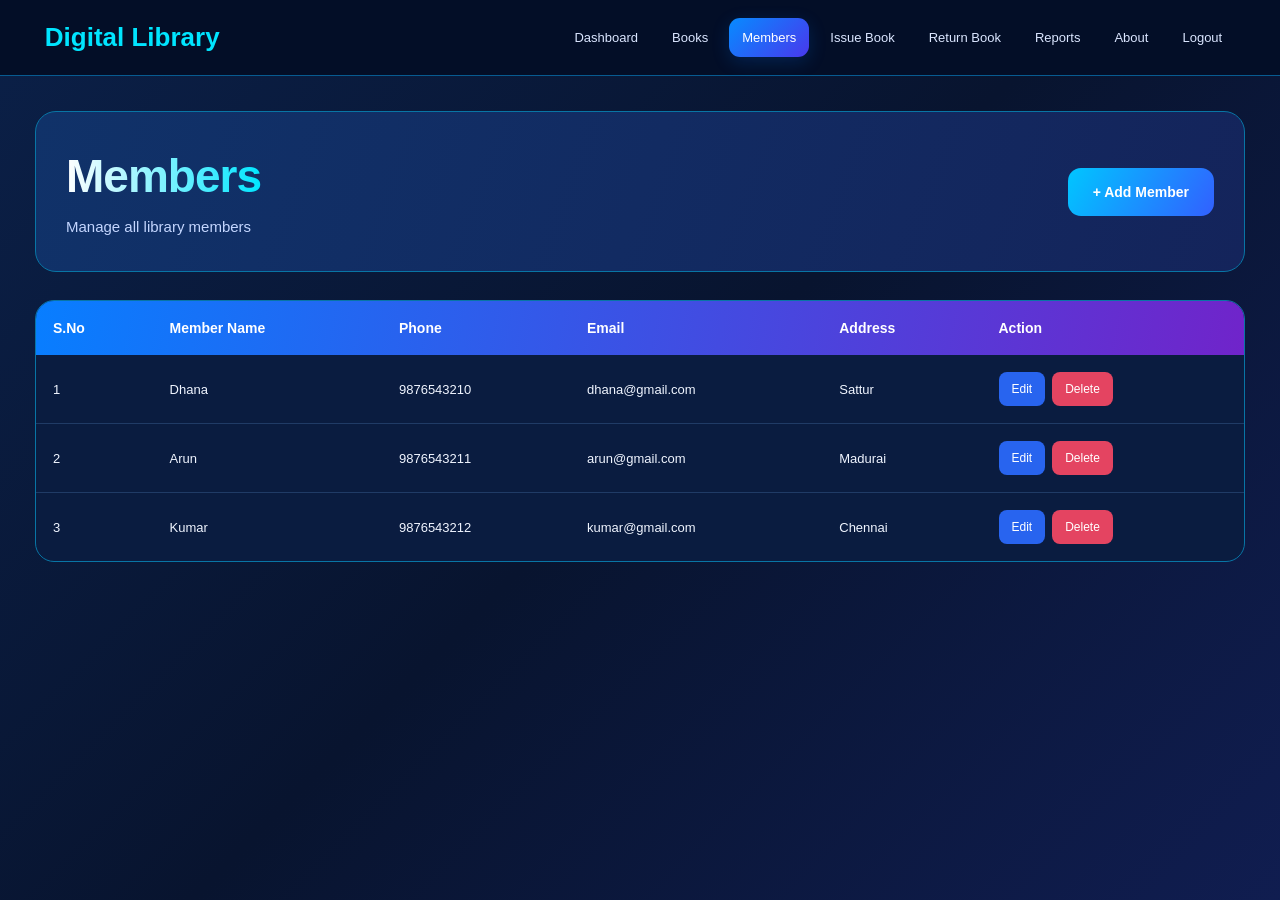
<file: WEEK ONE/page/member.html>
<!DOCTYPE html>
<html lang="en">
<head>
    <meta charset="UTF-8">
    <meta name="viewport" content="width=device-width, initial-scale=1.0">
    <title>Members - Digital Library</title>
    <link rel="stylesheet" href="../css/mem.css">
    <script src="../js/memb.js" defer></script>
</head>
<body>

    <nav class="navbar">
        <h2 class="logo">Digital Library</h2>

        <div class="nav-links">
            <a href="../dashboard.html">Dashboard</a>
            <a href="../page/book.html">Books</a>
            <a href="../page/member.html" class="active">Members</a>
            <a href="../page/issue.html">Issue Book</a>
            <a href="../page/return.html">Return Book</a>
            <a href="../page/repords.html">Reports</a>
            <a href="../page/aboud.html">About</a>
            <a href="../login.html">Logout</a>
        </div>
    </nav>

    <main class="container">

        <section class="page-header">
            <div>
                <h1>Members</h1>
                <p>Manage all library members</p>
            </div>

            <button class="add-btn" id="addMemberBtn">
                + Add Member
            </button>
        </section>

        <div class="table-container">
            <table>
                <thead>
                    <tr>
                        <th>S.No</th>
                        <th>Member Name</th>
                        <th>Phone</th>
                        <th>Email</th>
                        <th>Address</th>
                        <th>Action</th>
                    </tr>
                </thead>

                <tbody id="memberTableBody">
                    <!-- Members will appear here automatically -->
                </tbody>
            </table>

            <p id="emptyMessage" class="empty-message" hidden>
                No members found. Click + Add Member to add one.
            </p>
        </div>

    </main>

    <!-- Add/Edit Member Form -->
    <div class="modal" id="memberModal">
        <div class="modal-content">

            <button class="close-btn" id="closeModalBtn"
                    type="button" aria-label="Close">&times;</button>

            <h2 id="modalTitle">Add Member</h2>
            <p class="modal-subtitle">Enter the member details below</p>

            <form id="memberForm">

                <input type="hidden" id="editIndex" value="-1">

                <label for="memberName">Member Name</label>
                <input type="text" id="memberName"
                       placeholder="Enter member name"
                       minlength="2" maxlength="60" required>

                <label for="memberPhone">Phone Number</label>
                <input type="tel" id="memberPhone"
                       placeholder="Enter 10-digit phone number"
                       pattern="[0-9]{10}" maxlength="10" required>

                <label for="memberEmail">Email</label>
                <input type="email" id="memberEmail"
                       placeholder="Enter email address" required>

                <label for="memberAddress">Address</label>
                <input type="text" id="memberAddress"
                       placeholder="Enter address"
                       maxlength="150" required>

                <button type="submit" class="save-btn" id="saveBtn">
                    Save Member
                </button>

            </form>
        </div>
    </div>

    <div id="toast" class="toast" role="status" aria-live="polite"></div>

</body>
</html>
</file>
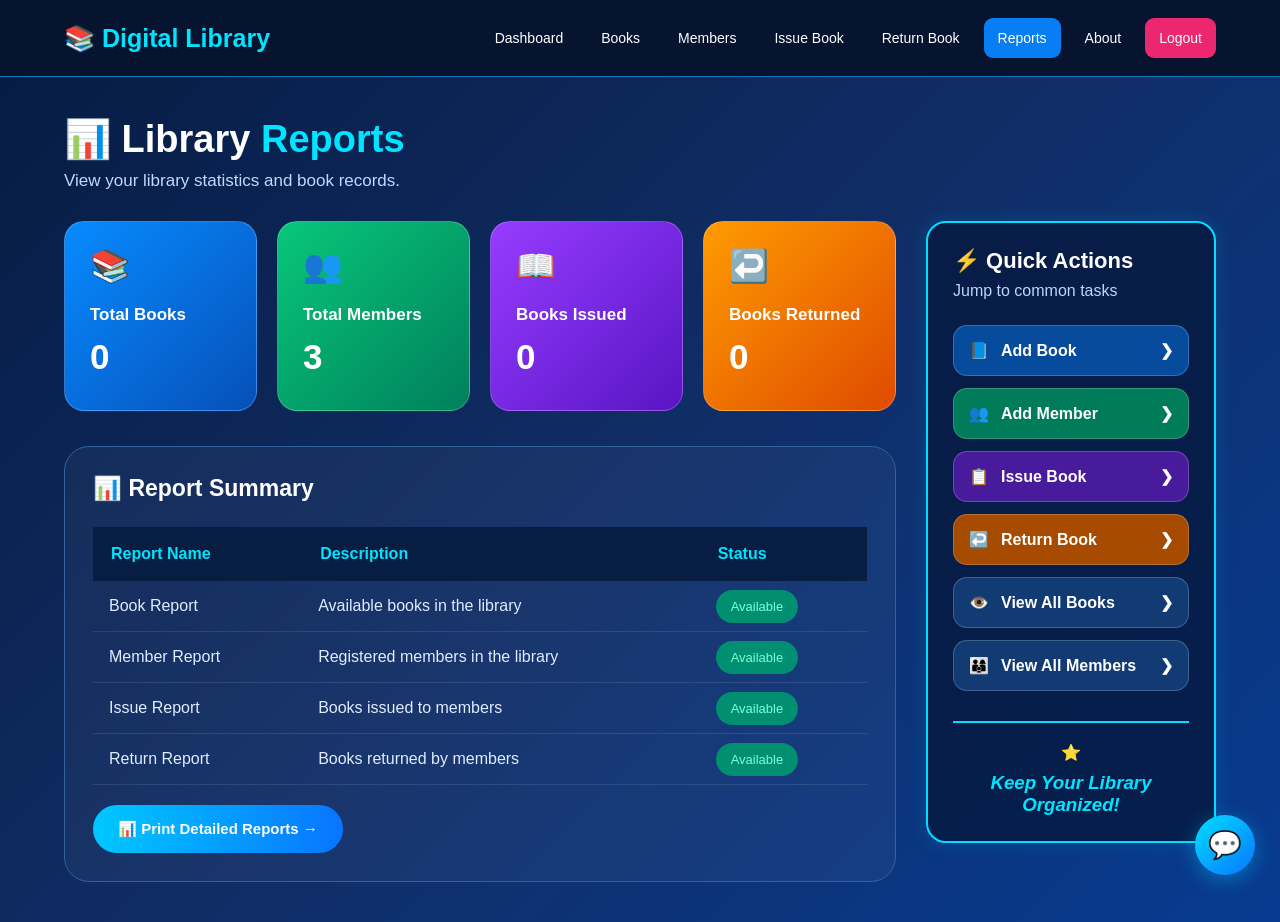
<file: WEEK ONE/page/repords.html>
<!DOCTYPE html>
<html lang="en">
<head>
<meta charset="UTF-8">
<meta name="viewport" content="width=device-width, initial-scale=1.0">
<title>Digital Library Reports</title>

<style>
* {
    margin: 0;
    padding: 0;
    box-sizing: border-box;
    font-family: Arial, sans-serif;
}

body {
    background: linear-gradient(135deg, #061b42, #102d65, #073b91);
    color: white;
    min-height: 100vh;
}

header {
    background: #06142f;
    padding: 18px 5%;
    display: flex;
    align-items: center;
    justify-content: space-between;
    flex-wrap: wrap;
    gap: 15px;
    border-bottom: 1px solid #0877b9;
}

.logo {
    color: #00e5ff;
    font-size: 25px;
    font-weight: bold;
}

nav {
    display: flex;
    align-items: center;
    gap: 10px;
    flex-wrap: wrap;
}

nav a {
    text-decoration: none;
    color: white;
    padding: 12px 14px;
    border-radius: 9px;
    font-size: 14px;
    transition: 0.3s;
}

nav a:hover,
nav .active {
    background: #087ef5;
}

nav .logout {
    background: #ed2670;
}

.container {
    max-width: 1500px;
    margin: auto;
    padding: 40px 5%;
}

.heading {
    margin-bottom: 30px;
}

.heading h1 {
    font-size: 38px;
    margin-bottom: 10px;
}

.heading h1 span {
    color: #00e5ff;
}

.heading p {
    color: #c3d8ff;
    font-size: 17px;
}

.dashboard-layout {
    display: grid;
    grid-template-columns: minmax(0, 1fr) 290px;
    gap: 30px;
    align-items: start;
}

.stats {
    display: grid;
    grid-template-columns: repeat(4, 1fr);
    gap: 20px;
    margin-bottom: 35px;
}

.stat-card {
    padding: 25px;
    border-radius: 20px;
    min-height: 190px;
    border: 1px solid rgba(255,255,255,0.2);
    transition: 0.3s;
}

.stat-card:hover {
    transform: translateY(-7px);
}

.blue {
    background: linear-gradient(135deg, #078bff, #0750b9);
}

.green {
    background: linear-gradient(135deg, #08c77a, #00805c);
}

.purple {
    background: linear-gradient(135deg, #963cff, #5915c4);
}

.orange {
    background: linear-gradient(135deg, #ff9b00, #df4b00);
}

.emoji {
    font-size: 32px;
    margin-bottom: 20px;
}

.stat-card h3 {
    font-size: 17px;
    margin-bottom: 12px;
}

.stat-card h1 {
    font-size: 35px;
}

.report-box {
    background: rgba(255,255,255,0.04);
    border: 1px solid #32639b;
    border-radius: 25px;
    padding: 28px;
}

.report-box h2 {
    font-size: 23px;
    margin-bottom: 25px;
}

.table-container {
    width: 100%;
    overflow-x: auto;
}

table {
    width: 100%;
    border-collapse: collapse;
    min-width: 550px;
}

th {
    background: #071d42;
    color: #00e5ff;
    text-align: left;
    padding: 18px;
}

td {
    padding: 16px;
    border-bottom: 1px solid rgba(255,255,255,0.1);
    color: #e0ecff;
}

tr:hover {
    background: rgba(255,255,255,0.07);
}

.status {
    background: #008f70;
    color: #7affdb;
    padding: 9px 15px;
    border-radius: 20px;
    font-size: 13px;
}

.details-btn {
    margin-top: 20px;
    padding: 15px 25px;
    background: linear-gradient(90deg, #00c8ff, #0875ff);
    color: white;
    border: none;
    border-radius: 30px;
    font-size: 15px;
    font-weight: bold;
    cursor: pointer;
    transition: 0.3s;
}

.details-btn:hover {
    transform: scale(1.04);
    box-shadow: 0 5px 20px #008cff;
}

/* Quick Actions */

.quick-actions {
    background: rgba(5, 24, 62, 0.8);
    border: 2px solid #00dfff;
    border-radius: 20px;
    padding: 25px;
    box-shadow: 0 0 20px rgba(0,220,255,0.15);
}

.quick-actions h2 {
    font-size: 22px;
    margin-bottom: 8px;
}

.quick-actions p {
    color: #bcd6ff;
    margin-bottom: 25px;
}

.action {
    display: flex;
    align-items: center;
    justify-content: space-between;
    padding: 15px;
    margin-bottom: 12px;
    border-radius: 14px;
    color: white;
    text-decoration: none;
    font-weight: bold;
    border: 1px solid rgba(255,255,255,0.2);
    transition: 0.3s;
}

.action:hover {
    transform: translateX(5px);
    filter: brightness(1.2);
}

.action span {
    flex: 1;
    margin-left: 12px;
}

.blue-action {
    background: #064b9c;
}

.green-action {
    background: #007c5b;
}

.purple-action {
    background: #481b9c;
}

.orange-action {
    background: #a64b00;
}

.normal-action {
    background: #123b73;
}

.quote {
    margin-top: 30px;
    padding-top: 20px;
    border-top: 2px solid #00dfff;
    text-align: center;
    color: #00e5ff;
}

.quote h3 {
    margin-top: 10px;
    font-style: italic;
}

/* Chat Box */

.chat-widget {
    position: fixed;
    right: 25px;
    bottom: 25px;
    z-index: 1000;
}

.chat-toggle {
    width: 60px;
    height: 60px;
    border: none;
    border-radius: 50%;
    background: linear-gradient(135deg, #00dfff, #0875ff);
    color: white;
    font-size: 27px;
    cursor: pointer;
    box-shadow: 0 5px 20px rgba(0,200,255,0.4);
}

.chat-window {
    display: none;
    position: absolute;
    right: 0;
    bottom: 75px;
    width: 330px;
    background: #102b55;
    border: 1px solid #00dfff;
    border-radius: 18px;
    overflow: hidden;
    box-shadow: 0 5px 30px rgba(0,0,0,0.5);
}

.chat-header {
    background: linear-gradient(90deg, #087ef5, #00b9d8);
    padding: 15px;
    display: flex;
    align-items: center;
    justify-content: space-between;
}

.chat-header h3 {
    font-size: 16px;
}

.chat-header small {
    color: #e0faff;
}

.chat-header button {
    background: transparent;
    border: none;
    color: white;
    font-size: 20px;
    cursor: pointer;
}

.chat-messages {
    height: 250px;
    padding: 15px;
    overflow-y: auto;
    display: flex;
    flex-direction: column;
    gap: 12px;
}

.bot-message,
.user-message {
    padding: 11px 14px;
    border-radius: 13px;
    max-width: 85%;
    font-size: 14px;
    line-height: 1.5;
}

.bot-message {
    background: #244875;
    align-self: flex-start;
}

.user-message {
    background: #087ef5;
    align-self: flex-end;
}

.chat-input {
    display: flex;
    padding: 12px;
    gap: 8px;
    background: #071d42;
}

.chat-input input {
    width: 100%;
    min-width: 0;
    padding: 12px;
    border: none;
    outline: none;
    border-radius: 20px;
    background: #18385e;
    color: white;
}

.chat-input input::placeholder {
    color: #b9cce6;
}

.chat-input button {
    width: 42px;
    border: none;
    border-radius: 50%;
    background: #087ef5;
    color: white;
    font-size: 20px;
    cursor: pointer;
}

/* Responsive Design */

@media(max-width: 1100px) {
    .stats {
        grid-template-columns: repeat(2, 1fr);
    }

    .dashboard-layout {
        grid-template-columns: 1fr;
    }
}

@media(max-width: 650px) {
    header {
        justify-content: center;
    }

    nav {
        justify-content: center;
    }

    nav a {
        padding: 9px;
        font-size: 12px;
    }

    .container {
        padding: 25px 4%;
    }

    .heading h1 {
        font-size: 28px;
    }

    .stats {
        grid-template-columns: 1fr;
    }

    .stat-card {
        min-height: 160px;
    }

    .report-box {
        padding: 15px;
    }

    .chat-window {
        width: min(330px, calc(100vw - 35px));
    }
}

@media print {
    body {
        background: white;
        color: black;
    }

    header,
    .quick-actions,
    .chat-widget,
    .details-btn {
        display: none;
    }

    .report-box,
    .stat-card {
        color: black;
        border: 1px solid #ccc;
    }
}
</style>
</head>

<body>

<header>

    <div class="logo">📚 Digital Library</div>

    <nav>
        <a href="../dashboard.html">Dashboard</a>
        <a href="../page/book.html">Books</a>
        <a href="../page/member.html">Members</a>
        <a href="../page/issue.html">Issue Book</a>
        <a href="../page/return.html">Return Book</a>
        <a href="../page/repords.html" class="active">Reports</a>
        <a href="../page/aboud.html">About</a>
        <a href="../login.html" class="logout">Logout</a>
    </nav>

</header>

<main class="container">

    <section class="heading">
        <h1>📊 Library <span>Reports</span></h1>
        <p>View your library statistics and book records.</p>
    </section>

    <div class="dashboard-layout">

        <div class="main-content">

            <section class="stats">

                <div class="stat-card blue">
                    <div class="emoji">📚</div>
                    <h3>Total Books</h3>
                    <h1 id="totalBooks">0</h1>
                </div>

                <div class="stat-card green">
                    <div class="emoji">👥</div>
                    <h3>Total Members</h3>
                    <h1 id="totalMembers">0</h1>
                </div>

                <div class="stat-card purple">
                    <div class="emoji">📖</div>
                    <h3>Books Issued</h3>
                    <h1 id="issuedBooks">0</h1>
                </div>

                <div class="stat-card orange">
                    <div class="emoji">↩️</div>
                    <h3>Books Returned</h3>
                    <h1 id="returnedBooks">0</h1>
                </div>

            </section>

            <section class="report-box">

                <h2>📊 Report Summary</h2>

                <div class="table-container">

                    <table>
                        <thead>
                            <tr>
                                <th>Report Name</th>
                                <th>Description</th>
                                <th>Status</th>
                            </tr>
                        </thead>

                        <tbody>
                            <tr>
                                <td>Book Report</td>
                                <td>Available books in the library</td>
                                <td><span class="status">Available</span></td>
                            </tr>

                            <tr>
                                <td>Member Report</td>
                                <td>Registered members in the library</td>
                                <td><span class="status">Available</span></td>
                            </tr>

                            <tr>
                                <td>Issue Report</td>
                                <td>Books issued to members</td>
                                <td><span class="status">Available</span></td>
                            </tr>

                            <tr>
                                <td>Return Report</td>
                                <td>Books returned by members</td>
                                <td><span class="status">Available</span></td>
                            </tr>
                        </tbody>
                    </table>

                </div>

                <button class="details-btn" onclick="window.print()">
                    📊 Print Detailed Reports →
                </button>

            </section>

        </div>

        <aside class="quick-actions">

            <h2>⚡ Quick Actions</h2>
            <p>Jump to common tasks</p>

            <a href="../page/book.html" class="action blue-action">
                📘 <span>Add Book</span> ❯
            </a>

            <a href="../page/member.html" class="action green-action">
                👥 <span>Add Member</span> ❯
            </a>

            <a href="../page/issue.html" class="action purple-action">
                📋 <span>Issue Book</span> ❯
            </a>

            <a href="../page/return.html" class="action orange-action">
                ↩️ <span>Return Book</span> ❯
            </a>

            <a href="books.html" class="action normal-action">
                👁️ <span>View All Books</span> ❯
            </a>

            <a href="members.html" class="action normal-action">
                👨‍👩‍👦 <span>View All Members</span> ❯
            </a>

            <div class="quote">
                ⭐
                <h3>Keep Your Library Organized!</h3>
            </div>

        </aside>

    </div>

</main>

<!-- Chat Box -->

<div class="chat-widget">

    <button class="chat-toggle" onclick="toggleChat()">
        💬
    </button>

    <div class="chat-window" id="chatWindow">

        <div class="chat-header">
            <div>
                <h3>📚 Library Assistant</h3>
                <small>Online • Ready to help</small>
            </div>

            <button onclick="toggleChat()">✕</button>
        </div>

        <div class="chat-messages" id="chatMessages">

            <div class="bot-message">
                Hello! 👋 Welcome to Digital Library.
                How can I help you?
            </div>

        </div>

        <div class="chat-input">

            <input type="text"
                   id="messageInput"
                   placeholder="Type your message..."
                   onkeydown="if(event.key==='Enter') sendMessage()">

            <button onclick="sendMessage()">➤</button>

        </div>

    </div>

</div>

<script>

// Load library statistics

function loadReports() {

    let books = JSON.parse(localStorage.getItem("books")) || [];
    let members = JSON.parse(localStorage.getItem("members")) || [];
    let issuedBooks = JSON.parse(localStorage.getItem("issuedBooks")) || [];
    let returnedBooks = JSON.parse(localStorage.getItem("returnedBooks")) || [];

    let totalQuantity = books.reduce(function(total, book) {
        return total + (Number(book.quantity) || 0);
    }, 0);

    document.getElementById("totalBooks").textContent = totalQuantity;
    document.getElementById("totalMembers").textContent = members.length;
    document.getElementById("issuedBooks").textContent = issuedBooks.length;
    document.getElementById("returnedBooks").textContent = returnedBooks.length;

}

document.addEventListener("DOMContentLoaded", loadReports);


// Open and close chat

function toggleChat() {

    let chat = document.getElementById("chatWindow");

    if (chat.style.display === "block") {
        chat.style.display = "none";
    } else {
        chat.style.display = "block";
        document.getElementById("messageInput").focus();
    }

}


// Send chat message

function sendMessage() {

    let input = document.getElementById("messageInput");
    let message = input.value.trim();

    if (message === "") {
        return;
    }

    let chatMessages = document.getElementById("chatMessages");

    let userMessage = document.createElement("div");
    userMessage.className = "user-message";
    userMessage.textContent = message;

    chatMessages.appendChild(userMessage);

    input.value = "";

    chatMessages.scrollTop = chatMessages.scrollHeight;

    setTimeout(function() {

        let botMessage = document.createElement("div");
        botMessage.className = "bot-message";
        botMessage.textContent = getReply(message);

        chatMessages.appendChild(botMessage);

        chatMessages.scrollTop = chatMessages.scrollHeight;

    }, 500);

}


// Library assistant replies

function getReply(message) {

    message = message.toLowerCase();

    if (message.includes("hello") || message.includes("hi")) {
        return "Hello! 👋 Welcome to Digital Library. How can I help you?";
    }

    else if (message.includes("book")) {
        return "📚 You can manage your books in the Books section.";
    }

    else if (message.includes("member")) {
        return "👥 You can add and manage members in the Members section.";
    }

    else if (message.includes("issue")) {
        return "📖 Visit the Issue Book page to issue a book.";
    }

    else if (message.includes("return")) {
        return "↩️ Visit the Return Book page to return a book.";
    }

    else if (message.includes("report")) {
        return "📊 You are currently viewing the Library Reports page.";
    }

    else if (message.includes("thank")) {
        return "😊 You're welcome! Happy reading!";
    }

    else {
        return "I'm your Library Assistant! Ask me about books, members, issuing or returning books.";
    }

}

</script>

</body>
</html>
</file>
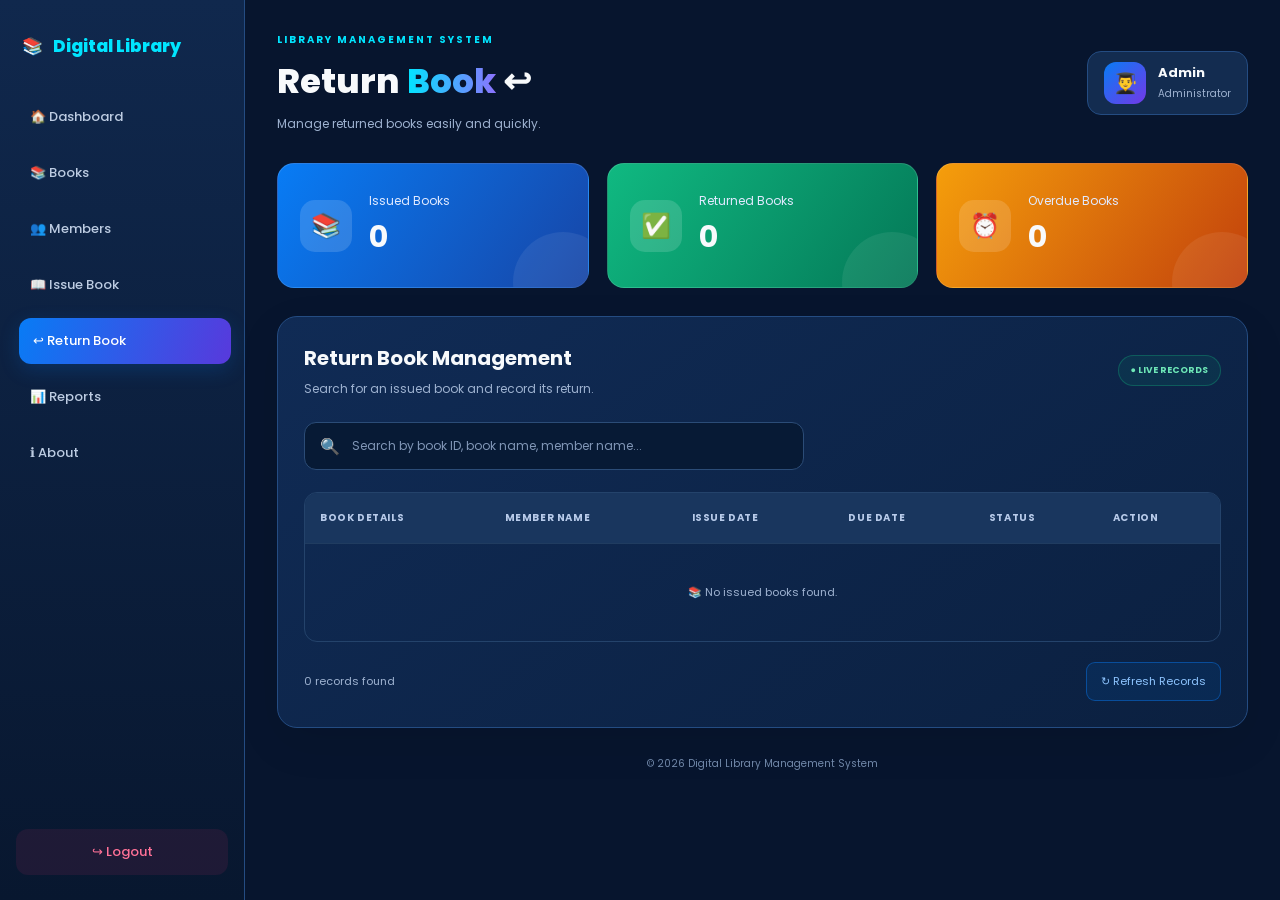
<file: WEEK ONE/page/return.html>
<!DOCTYPE html>
<html lang="en">
<head>
    <meta charset="UTF-8">
    <meta name="viewport" content="width=device-width, initial-scale=1.0">
    <title>Return Book | Digital Library</title>
    <link rel="stylesheet" href="../css/ret.css">
</head>
<body>

    <aside class="sidebar">
        <div class="logo">📚 <span>Digital Library</span></div>

        <nav>
            <a href="dashboard.html">🏠 Dashboard</a>
            <a href="../page/book.html">📚 Books</a>
            <a href="../page/member.html">👥 Members</a>
            <a href="../page/issue.html">📖 Issue Book</a>
            <a href="../page/return.html" class="active">↩ Return Book</a>
            <a href="../page/repords.html">📊 Reports</a>
            <a href="../page/aboud.html">ℹ About</a>
        </nav>

        <a href="login.html" class="logout">↪ Logout</a>
    </aside>

    <main class="main-content">

        <header class="topbar">
            <div>
                <p class="welcome">LIBRARY MANAGEMENT SYSTEM</p>
                <h1>Return <span>Book</span> ↩</h1>
                <p class="subtitle">Manage returned books easily and quickly.</p>
            </div>

            <div class="profile">
                <div class="profile-icon">👨‍🎓</div>
                <div>
                    <strong>Admin</strong>
                    <small>Administrator</small>
                </div>
            </div>
        </header>

        <section class="stats">
            <div class="stat-card blue">
                <div class="stat-icon">📚</div>
                <div>
                    <p>Issued Books</p>
                    <h2 id="issuedCount">0</h2>
                </div>
            </div>

            <div class="stat-card green">
                <div class="stat-icon">✅</div>
                <div>
                    <p>Returned Books</p>
                    <h2 id="returnedCount">0</h2>
                </div>
            </div>

            <div class="stat-card orange">
                <div class="stat-icon">⏰</div>
                <div>
                    <p>Overdue Books</p>
                    <h2 id="overdueCount">0</h2>
                </div>
            </div>
        </section>

        <section class="content-card">

            <div class="section-heading">
                <div>
                    <h2>Return Book Management</h2>
                    <p>Search for an issued book and record its return.</p>
                </div>
                <span class="live-badge">● LIVE RECORDS</span>
            </div>

            <div id="message" class="message"></div>

            <div class="search-box">
                <span>🔍</span>
                <input
                    type="text"
                    id="searchInput"
                    placeholder="Search by book ID, book name, member name..."
                >
            </div>

            <div class="table-wrapper">
                <table>
                    <thead>
                        <tr>
                            <th>BOOK DETAILS</th>
                            <th>MEMBER NAME</th>
                            <th>ISSUE DATE</th>
                            <th>DUE DATE</th>
                            <th>STATUS</th>
                            <th>ACTION</th>
                        </tr>
                    </thead>

                    <tbody id="returnTable">
                        <tr>
                            <td colspan="6" class="empty">
                                Loading records...
                            </td>
                        </tr>
                    </tbody>
                </table>
            </div>

            <div class="table-footer">
                <span id="recordCount">0 records found</span>
                <button class="refresh-btn" onclick="loadReturnBooks()">
                    ↻ Refresh Records
                </button>
            </div>

        </section>

        <footer>
            © 2026 Digital Library Management System
        </footer>

    </main>

    <script src="../js/retu.js"></script>
</body>
</html>
</file>
<file: WEEK ONE/css/ind.css>
* {
    margin: 0;
    padding: 0;
    box-sizing: border-box;
}


/* =========================
   BODY
========================= */

body {
    font-family: Arial, Helvetica, sans-serif;

    background-color: #f1f5fb;

    color: #1f2937;

    min-height: 100vh;

    display: flex;

    flex-direction: column;
}


/* =========================
   HEADER
========================= */

.header {
    width: 100%;

    background-color: #1e4775;

    color: white;

    padding: 18px 5%;

    box-shadow: 0 3px 10px rgba(0, 0, 0, 0.15);
}


.logo {
    font-size: 26px;

    font-weight: bold;
}


/* =========================
   MAIN CONTAINER
========================= */

.main-container {
    flex: 1;

    width: 100%;

    padding: 50px 4%;

    display: flex;

    align-items: center;

    justify-content: center;
}


/* =========================
   WELCOME BOX
========================= */

.welcome-box {
    width: 100%;

    max-width: 1200px;

    height: 570px;

    background-color: white;

    border-radius: 18px;

    overflow: hidden;

    display: flex;

    box-shadow: 0 10px 30px rgba(0, 0, 0, 0.12);
}


/* =========================
   IMAGE CONTAINER
========================= */

.image-container {
    width: 50%;

    height: 570px;

    overflow: hidden;

    background-color: #ddd;
}


/* =========================
   FULL IMAGE
========================= */

.image-container img {
    width: 100%;

    height: 100%;

    display: block;

    object-fit: cover;

    object-position: center;

    image-rendering: auto;
}


/* =========================
   WELCOME CONTENT
========================= */

.welcome-content {
    width: 50%;

    height: 570px;

    padding: 65px;

    display: flex;

    flex-direction: column;

    justify-content: center;
}


/* =========================
   SMALL TITLE
========================= */

.small-title {
    color: #2563eb;

    font-size: 14px;

    font-weight: bold;

    letter-spacing: 2px;

    margin-bottom: 18px;
}


/* =========================
   MAIN HEADING
========================= */

.welcome-content h1 {
    color: #1e4775;

    font-size: 46px;

    line-height: 1.15;

    margin-bottom: 25px;
}


/* =========================
   DESCRIPTION
========================= */

.description {
    color: #4b5563;

    font-size: 17px;

    line-height: 1.8;

    margin-bottom: 15px;
}


/* =========================
   GET STARTED BUTTON
========================= */

.get-started {
    width: fit-content;

    margin-top: 20px;

    padding: 15px 28px;

    background-color: #1e4775;

    color: white;

    text-decoration: none;

    border-radius: 8px;

    font-size: 17px;

    font-weight: bold;

    display: inline-flex;

    align-items: center;

    gap: 12px;

    transition: 0.3s;
}


.get-started:hover {
    background-color: #2563eb;

    transform: translateY(-2px);

    box-shadow: 0 5px 15px rgba(0, 0, 0, 0.15);
}


.get-started span {
    font-size: 22px;
}


/* =========================
   FOOTER
========================= */

.footer {
    background-color: #1e4775;

    color: white;

    text-align: center;

    padding: 18px;
}


.footer p {
    font-size: 14px;
}


/* =========================
   TABLET
========================= */

@media (max-width: 900px) {

    .main-container {
        padding: 30px;
    }


    .welcome-box {
        height: auto;

        flex-direction: column;
    }


    .image-container {
        width: 100%;

        height: 400px;
    }


    .image-container img {
        width: 100%;

        height: 400px;

        object-fit: cover;
    }


    .welcome-content {
        width: 100%;

        height: auto;

        padding: 45px;
    }


    .welcome-content h1 {
        font-size: 38px;
    }

}


/* =========================
   MOBILE
========================= */

@media (max-width: 600px) {

    .logo {
        font-size: 21px;
    }


    .main-container {
        padding: 20px 15px;
    }


    .welcome-box {
        width: 100%;

        border-radius: 12px;
    }


    .image-container {
        width: 100%;

        height: 280px;
    }


    .image-container img {
        width: 100%;

        height: 280px;

        object-fit: cover;
    }


    .welcome-content {
        width: 100%;

        padding: 30px 25px;
    }


    .welcome-content h1 {
        font-size: 32px;
    }


    .description {
        font-size: 15px;

        line-height: 1.6;
    }


    .get-started {
        font-size: 15px;

        padding: 13px 22px;
    }

}
</file>
<file: WEEK ONE/css/das.css>
@import url('https://fonts.googleapis.com/css2?family=Poppins:wght@300;400;500;600;700;800&display=swap');

* {
    margin: 0;
    padding: 0;
    box-sizing: border-box;
}

:root {
    --bg: #06132e;
    --panel: #102b5c;
    --cyan: #00e5ff;
    --text: #f8fafc;
    --muted: #b9c9e8;
}

body {
    font-family: 'Poppins', sans-serif;
    background: linear-gradient(135deg, #020817, #071d46, #102d69);
    color: var(--text);
    min-height: 100vh;
}

/* Navbar */

.navbar {
    display: flex;
    align-items: center;
    justify-content: space-between;
    flex-wrap: wrap;
    gap: 20px;
    padding: 20px 5%;
    background: rgba(3, 15, 42, 0.88);
    border-bottom: 1px solid rgba(0, 229, 255, 0.35);
    position: sticky;
    top: 0;
    z-index: 1000;
    backdrop-filter: blur(15px);
}

.logo {
    font-size: 26px;
    font-weight: 700;
    color: var(--cyan);
    white-space: nowrap;
}

.navbar ul {
    display: flex;
    align-items: center;
    justify-content: center;
    flex-wrap: wrap;
    gap: 8px;
    list-style: none;
}

.navbar ul li a {
    display: block;
    text-decoration: none;
    color: #e2eaff;
    font-size: 13px;
    padding: 10px 13px;
    border-radius: 10px;
    transition: 0.3s ease;
}

.navbar ul li a:hover {
    color: #001329;
    background: var(--cyan);
    box-shadow: 0 0 18px rgba(0, 229, 255, 0.35);
    transform: translateY(-2px);
}

/* Main container */

.container {
    width: 92%;
    max-width: 1400px;
    margin: 45px auto;
}

.container > h1 {
    font-size: clamp(30px, 4vw, 48px);
    font-weight: 800;
    margin-bottom: 10px;
    background: linear-gradient(90deg, #ffffff, #00e5ff);
    background-clip: text;
    -webkit-background-clip: text;
    color: transparent;
}

.welcome {
    color: var(--muted);
    font-size: 16px;
    margin-bottom: 35px;
}

/* Summary cards */

.cards {
    display: grid;
    grid-template-columns: repeat(4, minmax(0, 1fr));
    gap: 22px;
    margin-bottom: 40px;
}

.card {
    position: relative;
    overflow: hidden;
    padding: 28px 24px;
    min-height: 155px;
    border-radius: 18px;
    background: linear-gradient(
        135deg,
        rgba(37, 99, 235, 0.24),
        rgba(15, 23, 42, 0.85)
    );
    border: 1px solid rgba(0, 229, 255, 0.3);
    box-shadow: 0 12px 35px rgba(0, 0, 0, 0.2);
    transition: 0.3s ease;
}

.card:nth-child(2) {
    border-color: rgba(16, 185, 129, 0.6);
    background: linear-gradient(135deg, #064e4b, #102b5c);
}

.card:nth-child(3) {
    border-color: rgba(251, 146, 60, 0.6);
    background: linear-gradient(135deg, #653516, #102b5c);
}

.card:nth-child(4) {
    border-color: rgba(168, 85, 247, 0.6);
    background: linear-gradient(135deg, #4c1d95, #102b5c);
}

.card::after {
    content: "";
    position: absolute;
    width: 110px;
    height: 110px;
    right: -45px;
    bottom: -55px;
    background: rgba(255, 255, 255, 0.06);
    border-radius: 50%;
}

.card:hover {
    transform: translateY(-7px);
    box-shadow: 0 18px 35px rgba(0, 229, 255, 0.12);
}

.card h3 {
    font-size: 15px;
    color: #dbeafe;
    font-weight: 500;
    margin-bottom: 12px;
}

.card p {
    font-size: 38px;
    font-weight: 800;
    color: #ffffff;
}

/* Modules section */

.modules {
    padding: 30px;
    border-radius: 22px;
    background: rgba(15, 45, 99, 0.55);
    border: 1px solid rgba(96, 165, 250, 0.3);
    box-shadow: 0 15px 40px rgba(0, 0, 0, 0.18);
}

.modules h2 {
    font-size: 24px;
    margin-bottom: 25px;
    color: #ffffff;
}

.modules h2::after {
    content: "";
    display: block;
    width: 55px;
    height: 4px;
    margin-top: 10px;
    border-radius: 5px;
    background: var(--cyan);
}

.module-buttons {
    display: grid;
    grid-template-columns: repeat(3, minmax(0, 1fr));
    gap: 20px;
}

.module-buttons a {
    min-height: 125px;
    display: flex;
    align-items: center;
    justify-content: center;
    gap: 12px;
    flex-direction: column;
    padding: 22px 15px;
    text-decoration: none;
    color: #ffffff;
    font-size: 16px;
    font-weight: 600;
    border-radius: 16px;
    background: linear-gradient(135deg, #0879f9, #1644a5);
    border: 1px solid rgba(255, 255, 255, 0.18);
    box-shadow: 0 8px 20px rgba(0, 0, 0, 0.2);
    transition: 0.3s ease;
}

.module-buttons a:nth-child(2) {
    background: linear-gradient(135deg, #10b981, #047857);
}

.module-buttons a:nth-child(3) {
    background: linear-gradient(135deg, #8b5cf6, #5b21b6);
}

.module-buttons a:nth-child(4) {
    background: linear-gradient(135deg, #f43f86, #be185d);
}

.module-buttons a:nth-child(5) {
    background: linear-gradient(135deg, #f59e0b, #c2410c);
}

.module-buttons a:nth-child(6) {
    background: linear-gradient(135deg, #6366f1, #3730a3);
}

.module-buttons a:hover {
    transform: translateY(-6px) scale(1.02);
    box-shadow: 0 15px 30px rgba(0, 0, 0, 0.3);
    border-color: var(--cyan);
}

/* Responsive layout */

@media (max-width: 1000px) {
    .navbar {
        justify-content: center;
    }

    .cards {
        grid-template-columns: repeat(2, minmax(0, 1fr));
    }

    .module-buttons {
        grid-template-columns: repeat(2, minmax(0, 1fr));
    }
}

@media (max-width: 600px) {
    .navbar {
        padding: 16px 4%;
    }

    .logo {
        font-size: 22px;
    }

    .navbar ul {
        gap: 4px;
    }

    .navbar ul li a {
        padding: 8px;
        font-size: 12px;
    }

    .container {
        width: 92%;
        margin: 30px auto;
    }

    .cards {
        grid-template-columns: 1fr;
        gap: 15px;
    }

    .card {
        min-height: 125px;
        padding: 22px;
    }

    .modules {
        padding: 20px 15px;
    }

    .modules h2 {
        font-size: 20px;
    }

    .module-buttons {
        grid-template-columns: 1fr;
        gap: 14px;
    }

    .module-buttons a {
        min-height: 90px;
    }
}
</file>
<file: WEEK ONE/css/iss.css>
@import url('https://fonts.googleapis.com/css2?family=Poppins:wght@400;500;600;700;800&display=swap');

* {
    margin: 0;
    padding: 0;
    box-sizing: border-box;
}

:root {
    --cyan: #00e5ff;
    --blue: #0879f9;
    --purple: #6938ef;
    --text: #f8fafc;
    --muted: #a9c4ee;
}

body {
    min-height: 100vh;
    font-family: 'Poppins', sans-serif;
    color: var(--text);
    background:
        radial-gradient(ellipse at top left, #103b85, transparent 42%),
        linear-gradient(135deg, #020817, #071d46, #101e55);
}

/* Navigation */

.navbar {
    display: flex;
    justify-content: space-between;
    align-items: center;
    flex-wrap: wrap;
    gap: 18px;
    padding: 18px 4%;
    background: rgba(2, 12, 36, 0.92);
    border-bottom: 1px solid rgba(0, 229, 255, 0.4);
    position: sticky;
    top: 0;
    z-index: 100;
    backdrop-filter: blur(15px);
}

.logo {
    font-size: 24px;
    font-weight: 800;
    color: var(--cyan);
    white-space: nowrap;
}

.nav-links {
    display: flex;
    flex-wrap: wrap;
    justify-content: center;
    gap: 6px;
}

.nav-links a {
    text-decoration: none;
    color: #dbeafe;
    padding: 10px 12px;
    font-size: 13px;
    border-radius: 10px;
    transition: 0.3s;
}

.nav-links a:hover,
.nav-links a.active {
    color: white;
    background: linear-gradient(120deg, #0879f9, #4938e8);
    box-shadow: 0 4px 18px rgba(0, 229, 255, 0.2);
}

/* Main layout */

.container {
    width: 94%;
    max-width: 1450px;
    margin: 35px auto;
}

/* Header */

.page-header {
    display: flex;
    justify-content: space-between;
    align-items: center;
    gap: 20px;
    padding: 30px;
    margin-bottom: 25px;
    border: 1px solid rgba(0, 229, 255, 0.3);
    border-radius: 20px;
    background: linear-gradient(
        110deg,
        rgba(10, 45, 105, 0.9),
        rgba(20, 36, 105, 0.65)
    );
    box-shadow: 0 12px 35px rgba(0, 0, 0, 0.2);
}

.eyebrow {
    color: var(--cyan);
    font-size: 11px;
    font-weight: 700;
    letter-spacing: 2px;
}

.page-header h1 {
    margin: 8px 0;
    font-size: clamp(32px, 4vw, 46px);
    font-weight: 800;
    background: linear-gradient(90deg, white, var(--cyan));
    background-clip: text;
    -webkit-background-clip: text;
    color: transparent;
}

.page-header h1 span {
    color: var(--cyan);
}

.page-header p,
.section-heading p,
.table-heading p {
    color: var(--muted);
    font-size: 13px;
}

.header-icon {
    display: grid;
    place-items: center;
    flex-shrink: 0;
    width: 85px;
    height: 85px;
    border-radius: 22px;
    font-size: 42px;
    background: linear-gradient(135deg, #0879f9, #6938ef);
    box-shadow: 0 10px 28px rgba(0, 130, 255, 0.25);
}

/* Summary cards */

.stats {
    display: grid;
    grid-template-columns: repeat(3, minmax(0, 1fr));
    gap: 20px;
    margin-bottom: 28px;
}

.stat-card {
    position: relative;
    overflow: hidden;
    min-height: 135px;
    padding: 22px;
    border: 1px solid rgba(0, 229, 255, 0.35);
    border-radius: 17px;
    background: linear-gradient(135deg, #10294f, #10204a);
    transition: 0.3s;
}

.stat-card:hover {
    transform: translateY(-4px);
}

.stat-card::after {
    content: "";
    position: absolute;
    width: 100px;
    height: 100px;
    right: -35px;
    bottom: -55px;
    border-radius: 50%;
    background: rgba(255, 255, 255, 0.07);
}

.stat-card.green {
    border-color: #059669;
    background: linear-gradient(135deg, #064e45, #10294f);
}

.stat-card.orange {
    border-color: #d97706;
    background: linear-gradient(135deg, #63351b, #10294f);
}

.stat-icon {
    font-size: 24px;
}

.stat-card p {
    margin-top: 10px;
    color: #dbeafe;
    font-size: 13px;
}

.stat-card h2 {
    margin-top: 4px;
    font-size: 32px;
    font-weight: 800;
}

/* Form panel */

.form-card,
.table-card {
    padding: 28px;
    margin-bottom: 28px;
    border: 1px solid rgba(96, 165, 250, 0.3);
    border-radius: 20px;
    background: rgba(10, 35, 79, 0.85);
    box-shadow: 0 15px 35px rgba(0, 0, 0, 0.2);
}

.section-heading {
    display: flex;
    align-items: center;
    gap: 14px;
    margin-bottom: 25px;
}

.heading-icon {
    display: grid;
    place-items: center;
    flex-shrink: 0;
    width: 45px;
    height: 45px;
    border-radius: 13px;
    background: linear-gradient(135deg, #00c6ff, #6938ef);
    font-size: 27px;
    font-weight: 600;
}

.section-heading h2,
.table-heading h2 {
    margin-bottom: 5px;
    font-size: 21px;
}

.form-grid {
    display: grid;
    grid-template-columns: repeat(2, minmax(0, 1fr));
    gap: 20px;
}

.form-group label {
    display: block;
    margin-bottom: 9px;
    color: #dbeafe;
    font-size: 13px;
    font-weight: 600;
}

.form-group input {
    width: 100%;
    min-height: 47px;
    padding: 12px 14px;
    border: 1px solid #294b82;
    border-radius: 10px;
    outline: none;
    background: #081b40;
    color: white;
    font-family: inherit;
    font-size: 13px;
    transition: 0.3s;
}

.form-group input::placeholder {
    color: #7996c4;
}

.form-group input:focus {
    border-color: var(--cyan);
    box-shadow: 0 0 0 3px rgba(0, 229, 255, 0.12);
}

.form-group input::-webkit-calendar-picker-indicator {
    cursor: pointer;
    filter: invert(1);
}

.form-actions {
    display: flex;
    flex-wrap: wrap;
    gap: 12px;
    margin-top: 25px;
}

.form-actions button {
    padding: 13px 22px;
    border-radius: 10px;
    font-family: inherit;
    font-size: 13px;
    font-weight: 600;
    cursor: pointer;
    transition: 0.3s;
}

.btn-primary {
    border: none;
    color: white;
    background: linear-gradient(120deg, #00c6ff, #3159f5, #6938ef);
    box-shadow: 0 5px 18px rgba(0, 130, 255, 0.2);
}

.btn-secondary {
    border: 1px solid var(--cyan);
    color: white;
    background: transparent;
}

.form-actions button:hover {
    transform: translateY(-3px);
    filter: brightness(1.1);
}

.message {
    display: none;
    margin-top: 18px;
    padding: 12px 15px;
    border-radius: 10px;
    font-size: 13px;
}

.message.success {
    display: block;
    color: #a7f3d0;
    background: rgba(5, 150, 105, 0.15);
    border: 1px solid #059669;
}

.message.error {
    display: block;
    color: #fecaca;
    background: rgba(220, 38, 38, 0.12);
    border: 1px solid #dc2626;
}

/* Issued books table */

.table-heading {
    display: flex;
    justify-content: space-between;
    align-items: center;
    flex-wrap: wrap;
    gap: 18px;
    margin-bottom: 22px;
}

.table-heading input {
    width: 270px;
    max-width: 100%;
    padding: 12px 15px;
    border: 1px solid #294b82;
    border-radius: 10px;
    outline: none;
    background: #081b40;
    color: white;
    font-family: inherit;
    font-size: 13px;
}

.table-heading input:focus {
    border-color: var(--cyan);
}

.table-heading input::placeholder {
    color: #7996c4;
}

.table-container {
    width: 100%;
    overflow-x: auto;
    border: 1px solid rgba(0, 229, 255, 0.25);
    border-radius: 13px;
}

table {
    width: 100%;
    min-width: 1050px;
    border-collapse: collapse;
    text-align: left;
}

thead {
    background: linear-gradient(110deg, #0879f9, #4338ca, #7029cf);
}

th {
    padding: 16px 14px;
    color: white;
    font-size: 12px;
    font-weight: 600;
    white-space: nowrap;
}

td {
    padding: 14px;
    color: #e2eaff;
    font-size: 12px;
    border-bottom: 1px solid rgba(96, 165, 250, 0.18);
    white-space: nowrap;
}

tbody tr {
    transition: 0.2s;
}

tbody tr:hover {
    background: rgba(0, 229, 255, 0.06);
}

tbody tr:last-child td {
    border-bottom: none;
}

.status {
    display: inline-block;
    padding: 5px 10px;
    border-radius: 20px;
    font-size: 11px;
    font-weight: 600;
}

.status.active {
    color: #6ee7b7;
    background: rgba(16, 185, 129, 0.15);
}

.status.overdue {
    color: #fca5a5;
    background: rgba(239, 68, 68, 0.15);
}

.status.returned {
    color: #bfdbfe;
    background: rgba(59, 130, 246, 0.18);
}

.action-btn {
    padding: 7px 10px;
    border: none;
    border-radius: 7px;
    color: white;
    font-family: inherit;
    font-size: 11px;
    cursor: pointer;
}

.return-btn {
    background: #059669;
}

.delete-btn {
    margin-left: 4px;
    background: #dc3155;
}

.action-btn:hover {
    filter: brightness(1.2);
}

.empty-message {
    padding: 24px 10px;
    color: var(--muted);
    text-align: center;
    font-size: 13px;
}

footer {
    padding: 15px;
    color: #7996c4;
    text-align: center;
    font-size: 12px;
}

/* Responsive layout */

@media (max-width: 900px) {
    .navbar {
        justify-content: center;
    }

    .nav-links {
        justify-content: center;
    }

    .form-card,
    .table-card {
        padding: 22px;
    }
}

@media (max-width: 600px) {
    .container {
        width: 94%;
        margin: 22px auto;
    }

    .page-header {
        padding: 22px;
    }

    .header-icon {
        width: 60px;
        height: 60px;
        font-size: 30px;
    }

    .stats {
        grid-template-columns: 1fr;
        gap: 14px;
    }

    .stat-card {
        min-height: 115px;
    }

    .form-grid {
        grid-template-columns: 1fr;
        gap: 15px;
    }

    .form-card,
    .table-card {
        padding: 17px;
    }

    .section-heading h2,
    .table-heading h2 {
        font-size: 18px;
    }

    .form-actions {
        flex-direction: column;
    }

    .form-actions button {
        width: 100%;
    }

    .table-heading input {
        width: 100%;
    }
}
</file>
<file: WEEK ONE/css/mem.css>
* {
    margin: 0;
    padding: 0;
    box-sizing: border-box;
}

body {
    font-family: "Segoe UI", Arial, sans-serif;
    background: linear-gradient(135deg, #0b2048, #08142f, #101d50);
    color: #ffffff;
    min-height: 100vh;
}

.navbar {
    min-height: 76px;
    padding: 15px 3.5%;
    background: #030e27;
    border-bottom: 1px solid #075b91;
    display: flex;
    justify-content: space-between;
    align-items: center;
    gap: 20px;
}

.logo {
    font-size: 26px;
    font-weight: 800;
    color: #00e5ff;
    white-space: nowrap;
}

.nav-links {
    display: flex;
    align-items: center;
    justify-content: flex-end;
    gap: 8px;
    flex-wrap: wrap;
}

.nav-links a {
    color: #dbe6ff;
    text-decoration: none;
    padding: 12px 13px;
    border-radius: 11px;
    font-size: 13px;
    transition: 0.3s;
}

.nav-links a:hover,
.nav-links a.active {
    background: linear-gradient(135deg, #078bff, #4938ed);
    color: white;
    box-shadow: 0 5px 18px #087aff30;
}

.container {
    width: 100%;
    max-width: 1500px;
    margin: auto;
    padding: 35px;
}

.page-header {
    min-height: 161px;
    padding: 30px;
    border: 1px solid #0875a5;
    border-radius: 21px;
    background: linear-gradient(110deg, #103269, #14245b);
    display: flex;
    align-items: center;
    justify-content: space-between;
    gap: 20px;
    margin-bottom: 28px;
}

.page-header h1 {
    font-size: clamp(30px, 4vw, 46px);
    font-weight: 800;
    letter-spacing: -1px;
    background: linear-gradient(90deg, #ffffff, #00e5ff);
    -webkit-background-clip: text;
    background-clip: text;
    color: transparent;
    margin-bottom: 15px;
}

.page-header p {
    color: #c4d6ff;
    font-size: 15px;
}

.add-btn,
.save-btn {
    border: none;
    color: white;
    background: linear-gradient(120deg, #00c6ff, #3260ff);
    border-radius: 13px;
    padding: 16px 25px;
    font-size: 14px;
    font-weight: 700;
    cursor: pointer;
    transition: 0.3s;
}

.add-btn:hover,
.save-btn:hover {
    transform: translateY(-2px);
    box-shadow: 0 8px 22px #087aff45;
}

.table-container {
    width: 100%;
    overflow-x: auto;
    border: 1px solid #0875a5;
    border-radius: 19px;
    background: #0a1c40;
}

table {
    width: 100%;
    min-width: 750px;
    border-collapse: collapse;
    text-align: left;
}

thead {
    background: linear-gradient(100deg, #087eff, #7024ca);
}

th {
    color: white;
    padding: 19px 17px;
    font-size: 14px;
    font-weight: 700;
}

td {
    padding: 17px;
    border-bottom: 1px solid #203b66;
    color: #f0f5ff;
    font-size: 13px;
}

tbody tr {
    transition: background 0.2s;
}

tbody tr:hover {
    background: #122a53;
}

tbody tr:last-child td {
    border-bottom: none;
}

.action-buttons {
    display: flex;
    gap: 7px;
}

.edit-btn,
.delete-btn {
    border: none;
    border-radius: 8px;
    padding: 10px 13px;
    color: white;
    cursor: pointer;
    font-size: 12px;
    transition: 0.2s;
}

.edit-btn {
    background: #2864ef;
}

.delete-btn {
    background: #e44461;
}

.edit-btn:hover,
.delete-btn:hover {
    filter: brightness(1.2);
    transform: translateY(-1px);
}

.empty-message {
    padding: 30px;
    text-align: center;
    color: #b9c9ed;
}

.modal {
    position: fixed;
    inset: 0;
    z-index: 1000;
    background: #020817c9;
    display: none;
    align-items: center;
    justify-content: center;
    padding: 18px;
    overflow-y: auto;
}

.modal.show {
    display: flex;
}

.modal-content {
    position: relative;
    width: 100%;
    max-width: 440px;
    max-height: 95vh;
    overflow-y: auto;
    padding: 30px;
    border: 1px solid #0875a5;
    border-radius: 20px;
    background: linear-gradient(145deg, #102953, #101a40);
    box-shadow: 0 20px 60px #0008;
}

.modal-content h2 {
    font-size: 27px;
    color: #00e5ff;
    margin-bottom: 8px;
}

.modal-subtitle {
    font-size: 13px;
    color: #b9c9ed;
    margin-bottom: 23px;
}

.close-btn {
    position: absolute;
    top: 13px;
    right: 17px;
    background: none;
    border: none;
    color: white;
    font-size: 30px;
    cursor: pointer;
}

#memberForm {
    display: flex;
    flex-direction: column;
}

#memberForm label {
    color: #e2ebff;
    font-size: 13px;
    margin: 12px 0 7px;
}

#memberForm input {
    width: 100%;
    padding: 13px;
    border: 1px solid #31517f;
    border-radius: 9px;
    outline: none;
    background: #071832;
    color: white;
    font-size: 14px;
}

#memberForm input:focus {
    border-color: #00d9ff;
    box-shadow: 0 0 0 3px #00d9ff1c;
}

#memberForm input::placeholder {
    color: #8298bb;
}

.save-btn {
    margin-top: 24px;
    width: 100%;
}

.toast {
    position: fixed;
    bottom: 25px;
    right: 25px;
    max-width: calc(100% - 40px);
    background: #087f67;
    color: white;
    padding: 15px 22px;
    border-radius: 10px;
    box-shadow: 0 8px 25px #0005;
    display: none;
    z-index: 2000;
}

.toast.show {
    display: block;
}

@media (max-width: 950px) {
    .navbar {
        align-items: flex-start;
        flex-direction: column;
    }

    .nav-links {
        justify-content: flex-start;
    }

    .container {
        padding: 22px;
    }
}

@media (max-width: 600px) {
    .container {
        padding: 15px;
    }

    .page-header {
        padding: 22px;
        align-items: flex-start;
        flex-direction: column;
    }

    .add-btn {
        width: 100%;
    }

    .modal-content {
        padding: 25px 20px;
    }

    .logo {
        font-size: 23px;
    }
}
</file>
<file: WEEK ONE/css/ret.css>
@import url('https://fonts.googleapis.com/css2?family=Poppins:wght@400;500;600;700;800&display=swap');

* {
    margin: 0;
    padding: 0;
    box-sizing: border-box;
}

:root {
    --background: #07152e;
    --panel: #102952;
    --border: #244c82;
    --text: #f8fafc;
    --muted: #9eb2d0;
    --cyan: #00e5ff;
}

body {
    font-family: 'Poppins', sans-serif;
    background: var(--background);
    color: var(--text);
    min-height: 100vh;
}

/* Sidebar */

.sidebar {
    position: fixed;
    left: 0;
    top: 0;
    width: 245px;
    height: 100vh;
    padding: 25px 16px;
    background: linear-gradient(180deg, #10284d, #08172f);
    border-right: 1px solid var(--border);
    display: flex;
    flex-direction: column;
    z-index: 10;
}

.logo {
    display: flex;
    align-items: center;
    gap: 10px;
    font-size: 17px;
    font-weight: 800;
    padding: 8px 6px 35px;
}

.logo span {
    color: var(--cyan);
}

.sidebar nav {
    display: flex;
    flex-direction: column;
    gap: 10px;
}

.sidebar nav a,
.logout {
    display: block;
    color: #bdcce2;
    text-decoration: none;
    padding: 13px 14px;
    border-radius: 12px;
    font-size: 13px;
    font-weight: 500;
    transition: 0.3s;
}

.sidebar nav a:hover,
.sidebar nav a.active {
    color: white;
    background: linear-gradient(110deg, #087cf5, #5839dc);
    box-shadow: 0 6px 20px #087cf530;
    transform: translateX(3px);
}

.logout {
    margin-top: auto;
    background: #ef316b18;
    color: #ff7197;
    text-align: center;
}

/* Main content */

.main-content {
    margin-left: 245px;
    padding: 32px;
    min-width: 0;
}

.topbar {
    display: flex;
    justify-content: space-between;
    align-items: center;
    gap: 20px;
    margin-bottom: 30px;
}

.welcome {
    color: var(--cyan);
    font-size: 10px;
    letter-spacing: 2px;
    font-weight: 700;
    margin-bottom: 8px;
}

.topbar h1 {
    font-size: clamp(25px, 3vw, 34px);
    font-weight: 800;
}

.topbar h1 span {
    background: linear-gradient(90deg, #00e5ff, #8c73ff);
    background-clip: text;
    -webkit-background-clip: text;
    color: transparent;
}

.subtitle {
    color: var(--muted);
    font-size: 12px;
    margin-top: 8px;
}

.profile {
    display: flex;
    align-items: center;
    gap: 12px;
    background: #132c50;
    border: 1px solid var(--border);
    border-radius: 14px;
    padding: 10px 16px;
}

.profile-icon {
    width: 42px;
    height: 42px;
    display: grid;
    place-items: center;
    background: linear-gradient(135deg, #087cf5, #7338e8);
    border-radius: 12px;
    font-size: 20px;
}

.profile strong,
.profile small {
    display: block;
}

.profile strong {
    font-size: 13px;
}

.profile small {
    color: var(--muted);
    font-size: 10px;
    margin-top: 3px;
}

/* Statistics cards */

.stats {
    display: grid;
    grid-template-columns: repeat(3, minmax(0, 1fr));
    gap: 18px;
    margin-bottom: 28px;
}

.stat-card {
    position: relative;
    overflow: hidden;
    display: flex;
    align-items: center;
    gap: 17px;
    min-height: 125px;
    padding: 22px;
    border: 1px solid #ffffff20;
    border-radius: 17px;
    transition: 0.3s;
}

.stat-card::after {
    content: "";
    position: absolute;
    width: 100px;
    height: 100px;
    right: -25px;
    bottom: -45px;
    border-radius: 50%;
    background: #ffffff12;
}

.stat-card:hover {
    transform: translateY(-5px);
}

.blue {
    background: linear-gradient(125deg, #087cf5, #1745a6);
}

.green {
    background: linear-gradient(125deg, #10b981, #047857);
}

.orange {
    background: linear-gradient(125deg, #f59e0b, #c2410c);
}

.stat-icon {
    width: 52px;
    height: 52px;
    flex-shrink: 0;
    display: grid;
    place-items: center;
    border-radius: 15px;
    background: #ffffff25;
    font-size: 24px;
}

.stat-card p {
    color: #e1eaff;
    font-size: 12px;
}

.stat-card h2 {
    font-size: 30px;
    margin-top: 5px;
}

/* Table section */

.content-card {
    background: linear-gradient(145deg, #102b55, #0b2040);
    border: 1px solid var(--border);
    border-radius: 20px;
    padding: 26px;
    box-shadow: 0 15px 45px #00000015;
}

.section-heading {
    display: flex;
    justify-content: space-between;
    align-items: center;
    gap: 15px;
    margin-bottom: 24px;
}

.section-heading h2 {
    font-size: 20px;
    font-weight: 700;
}

.section-heading p {
    color: var(--muted);
    font-size: 12px;
    margin-top: 7px;
}

.live-badge {
    color: #6ee7b7;
    background: #10b98118;
    border: 1px solid #10b98150;
    padding: 8px 12px;
    border-radius: 30px;
    font-size: 9px;
    white-space: nowrap;
    font-weight: 700;
}

.search-box {
    display: flex;
    align-items: center;
    gap: 12px;
    max-width: 500px;
    background: #071a35;
    border: 1px solid #2b4c77;
    border-radius: 12px;
    padding: 0 15px;
    margin-bottom: 22px;
    transition: 0.3s;
}

.search-box:focus-within {
    border-color: var(--cyan);
    box-shadow: 0 0 0 3px #00e5ff15;
}

.search-box input {
    width: 100%;
    padding: 14px 0;
    border: none;
    outline: none;
    background: transparent;
    color: white;
    font-family: inherit;
    font-size: 12px;
}

.search-box input::placeholder {
    color: #8096b6;
}

.table-wrapper {
    width: 100%;
    overflow-x: auto;
    border: 1px solid #24436b;
    border-radius: 13px;
}

table {
    width: 100%;
    min-width: 750px;
    border-collapse: collapse;
    text-align: left;
}

thead {
    background: #19365e;
}

th {
    color: #b8cbea;
    font-size: 10px;
    letter-spacing: 0.6px;
    font-weight: 700;
    padding: 17px 15px;
    white-space: nowrap;
}

td {
    padding: 17px 15px;
    font-size: 11px;
    border-top: 1px solid #203c60;
    color: #e0eaff;
}

tbody tr {
    transition: 0.2s;
}

tbody tr:hover {
    background: #1c3b64;
}

.book-title {
    font-size: 12px;
    font-weight: 600;
    color: white;
}

.book-id {
    display: block;
    font-size: 10px;
    color: #8da6c8;
    margin-top: 5px;
}

.status {
    display: inline-block;
    padding: 6px 10px;
    border-radius: 20px;
    font-size: 10px;
    font-weight: 600;
    white-space: nowrap;
}

.status.issued {
    color: #93c5fd;
    background: #3b82f625;
}

.status.overdue {
    color: #fda4af;
    background: #f43f5e25;
}

.status.returned {
    color: #6ee7b7;
    background: #10b98125;
}

.return-btn {
    border: none;
    padding: 9px 13px;
    border-radius: 9px;
    color: white;
    background: linear-gradient(110deg, #ec4899, #be185d);
    cursor: pointer;
    font-family: inherit;
    font-size: 10px;
    font-weight: 600;
    transition: 0.3s;
    white-space: nowrap;
}

.return-btn:hover {
    transform: translateY(-2px);
    box-shadow: 0 5px 15px #ec489940;
}

.return-btn:disabled {
    background: #285b4b;
    color: #a7f3d0;
    cursor: default;
    transform: none;
    box-shadow: none;
}

.empty {
    text-align: center;
    padding: 40px 15px;
    color: var(--muted);
}

.table-footer {
    display: flex;
    justify-content: space-between;
    align-items: center;
    gap: 12px;
    margin-top: 20px;
    color: var(--muted);
    font-size: 11px;
}

.refresh-btn {
    background: #087cf51a;
    border: 1px solid #087cf570;
    color: #8ec5ff;
    padding: 10px 14px;
    border-radius: 9px;
    cursor: pointer;
    font-family: inherit;
    font-size: 11px;
}

.refresh-btn:hover {
    background: #087cf540;
}

.message {
    display: none;
    margin-bottom: 18px;
    padding: 13px 15px;
    border-radius: 10px;
    font-size: 12px;
}

.message.success {
    display: block;
    background: #10b98118;
    border: 1px solid #10b98165;
    color: #6ee7b7;
}

.message.error {
    display: block;
    background: #f43f5e18;
    border: 1px solid #f43f5e65;
    color: #fda4af;
}

footer {
    padding: 28px 0 5px;
    text-align: center;
    color: #7188a9;
    font-size: 10px;
}

/* Responsive design */

@media (max-width: 1100px) {
    .sidebar {
        width: 205px;
    }

    .main-content {
        margin-left: 205px;
        padding: 24px;
    }

    .stats {
        gap: 12px;
    }

    .stat-card {
        padding: 16px;
        gap: 12px;
    }

    .stat-icon {
        width: 42px;
        height: 42px;
        font-size: 20px;
    }

    .stat-card h2 {
        font-size: 25px;
    }
}

@media (max-width: 760px) {
    .sidebar {
        position: relative;
        width: 100%;
        height: auto;
        padding: 15px;
    }

    .logo {
        padding: 5px 5px 15px;
    }

    .sidebar nav {
        flex-direction: row;
        flex-wrap: wrap;
        gap: 7px;
    }

    .sidebar nav a {
        padding: 9px 11px;
        font-size: 11px;
    }

    .logout {
        margin-top: 12px;
        padding: 9px;
    }

    .main-content {
        margin-left: 0;
        padding: 20px 14px;
    }

    .topbar {
        align-items: flex-start;
    }

    .profile {
        padding: 7px;
    }

    .profile-icon {
        width: 35px;
        height: 35px;
    }

    .profile small {
        display: none;
    }

    .stats {
        grid-template-columns: 1fr;
    }

    .stat-card {
        min-height: 100px;
    }

    .content-card {
        padding: 17px;
    }

    .section-heading {
        align-items: flex-start;
        flex-direction: column;
    }
}

@media (max-width: 420px) {
    .topbar {
        flex-direction: column;
    }

    .profile {
        align-self: flex-start;
    }

    .topbar h1 {
        font-size: 27px;
    }

    .table-footer {
        align-items: flex-start;
        flex-direction: column;
    }
}
</file>
